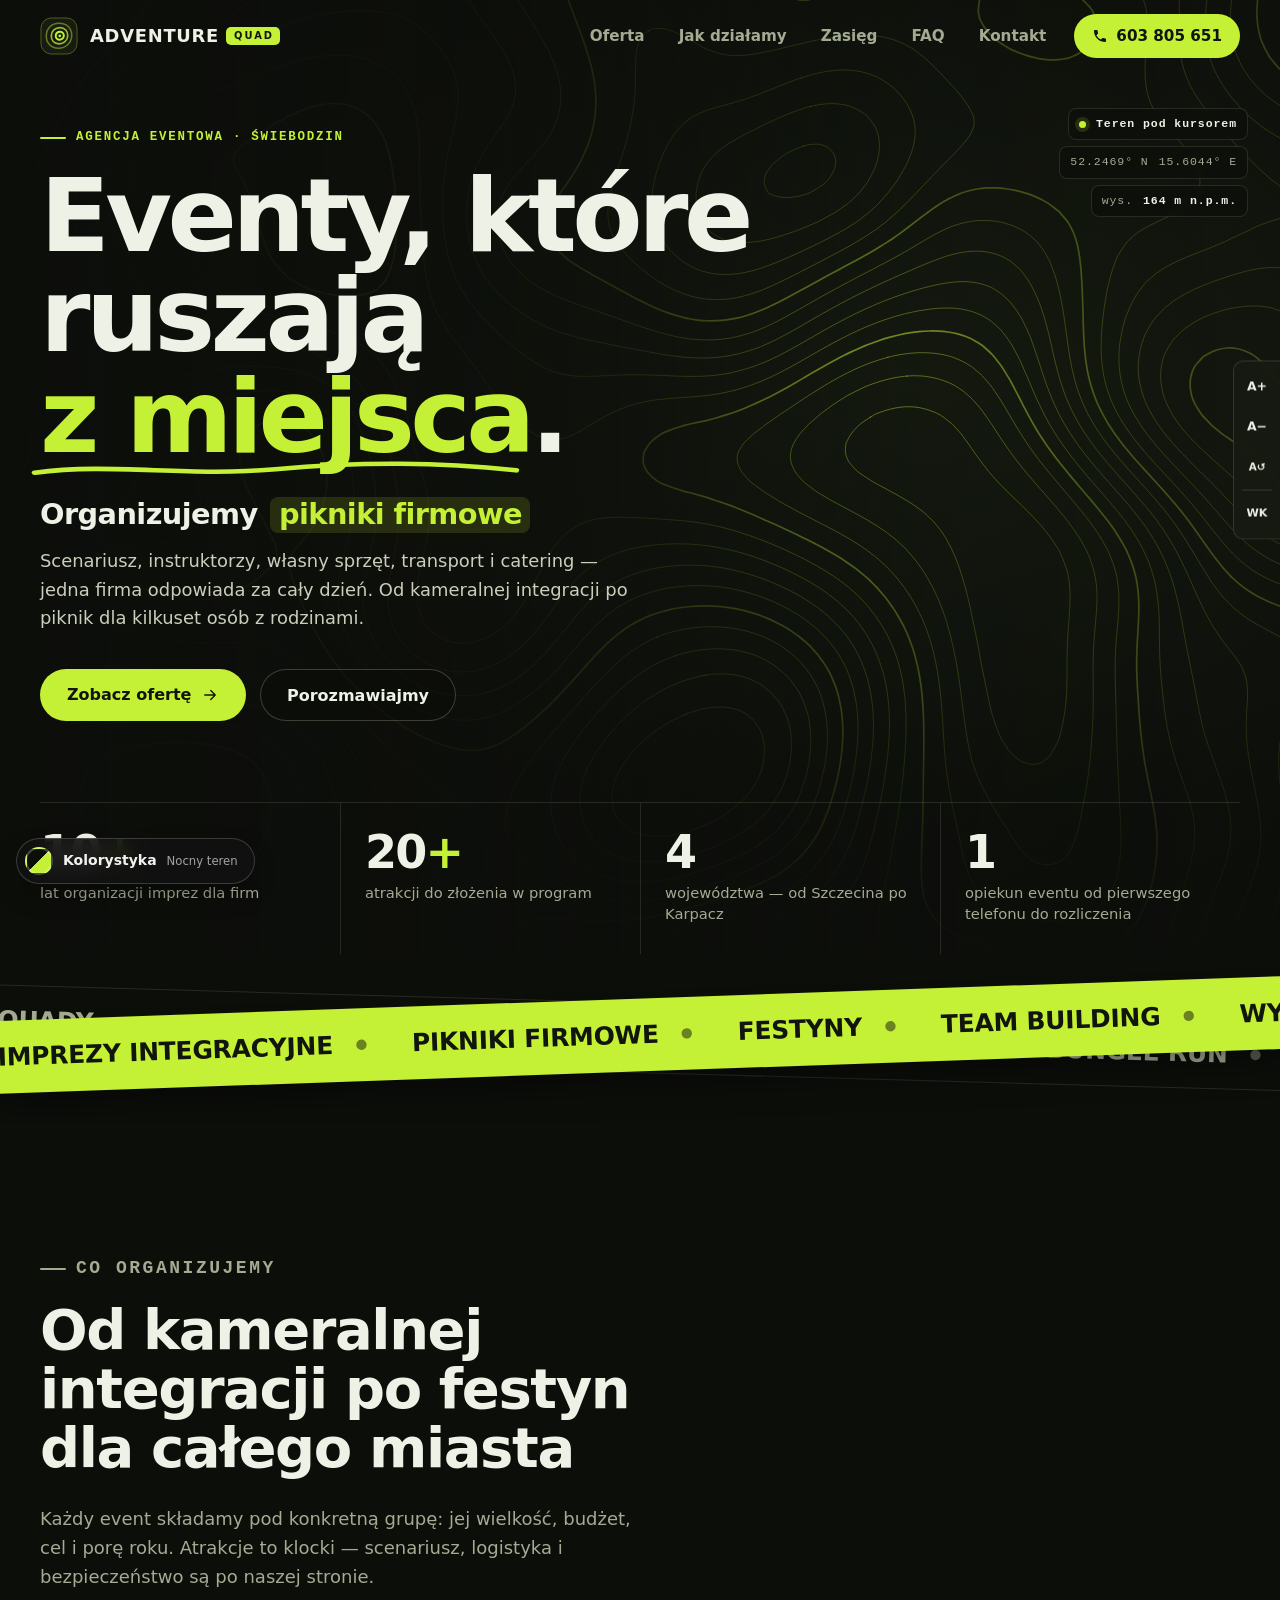
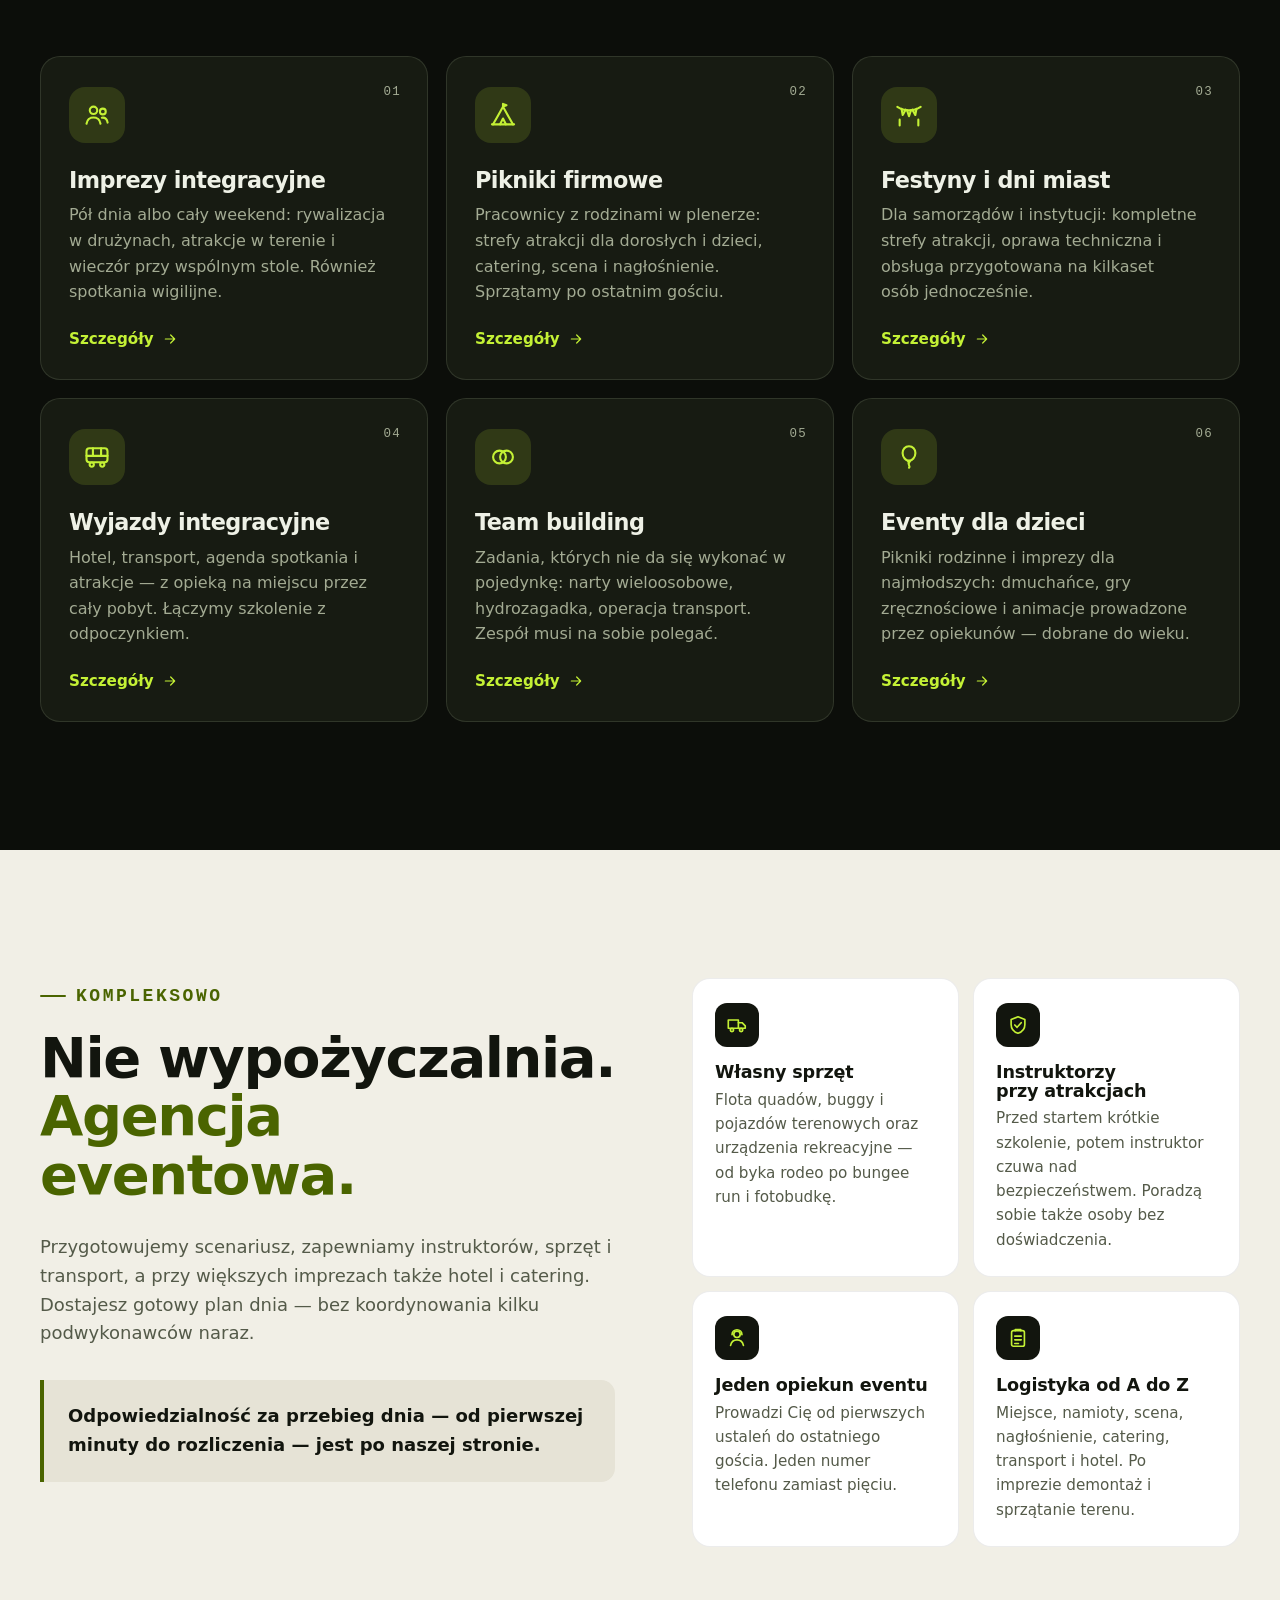
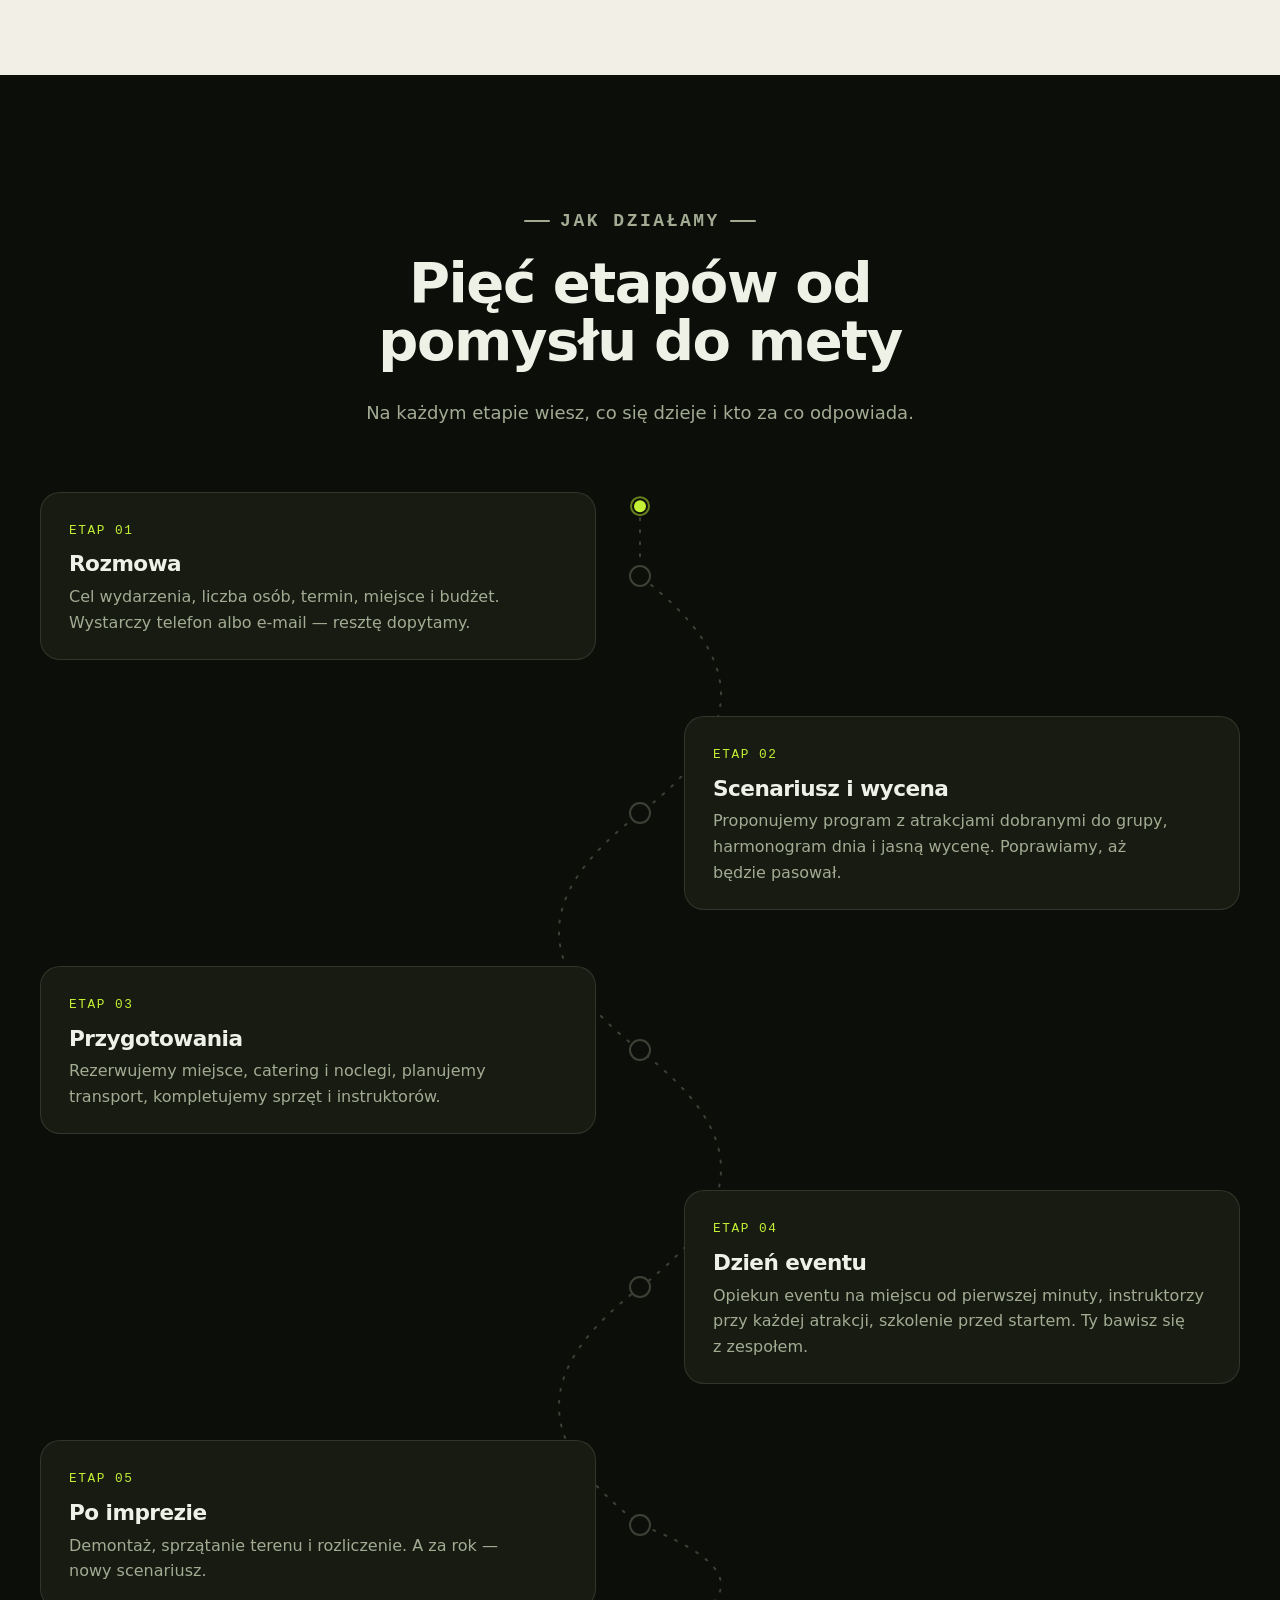
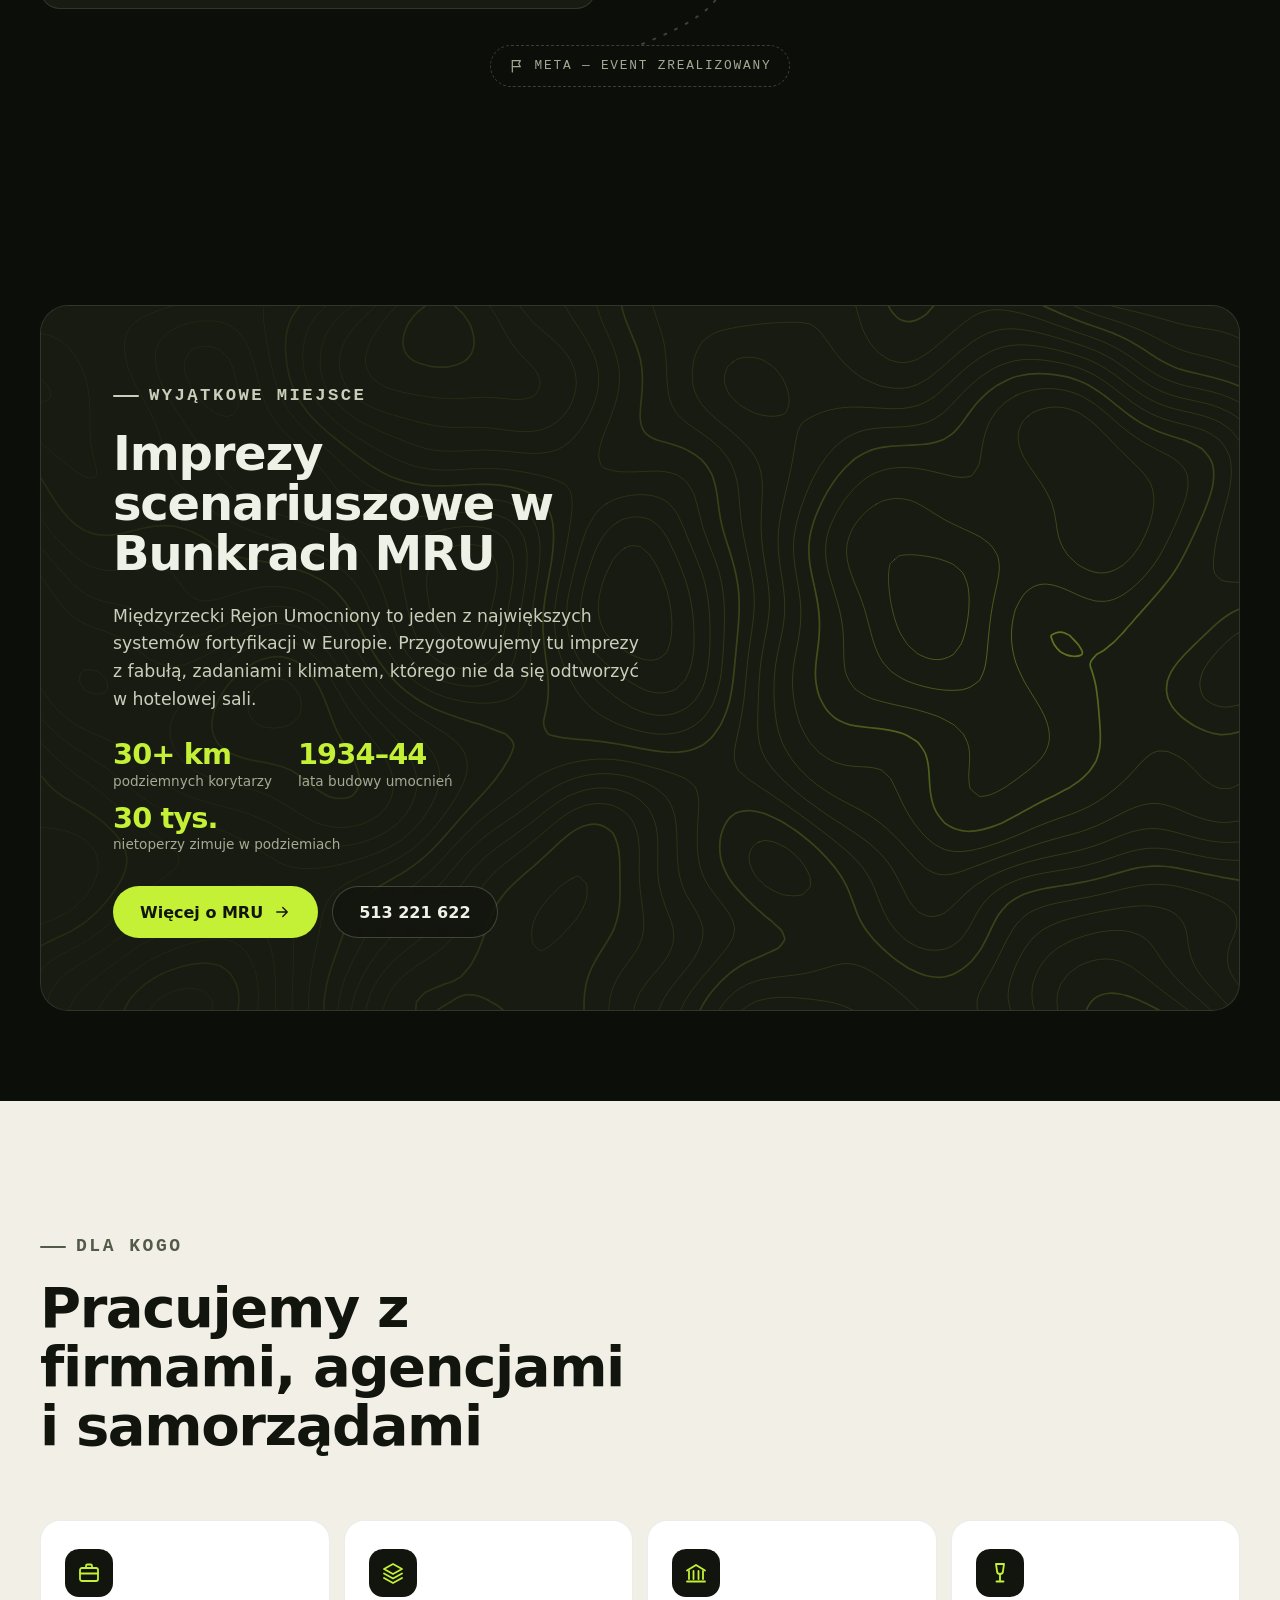
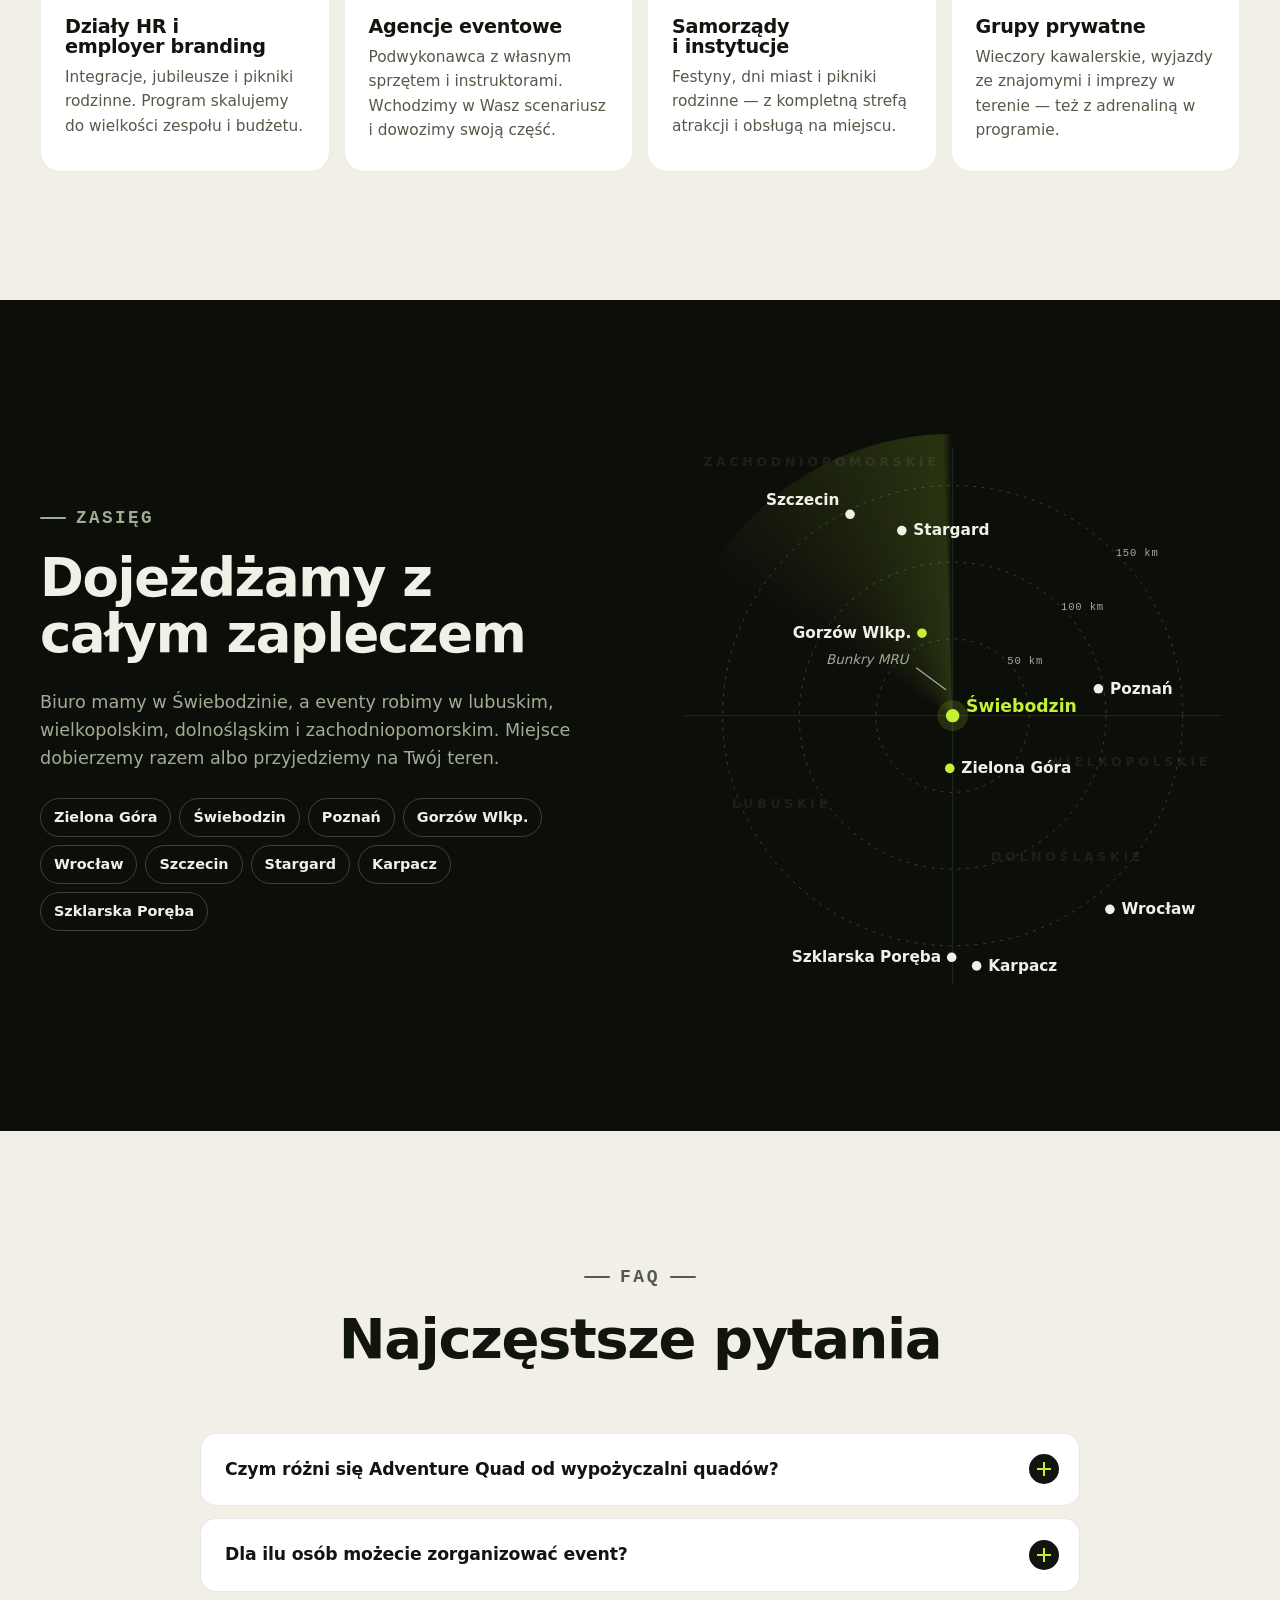
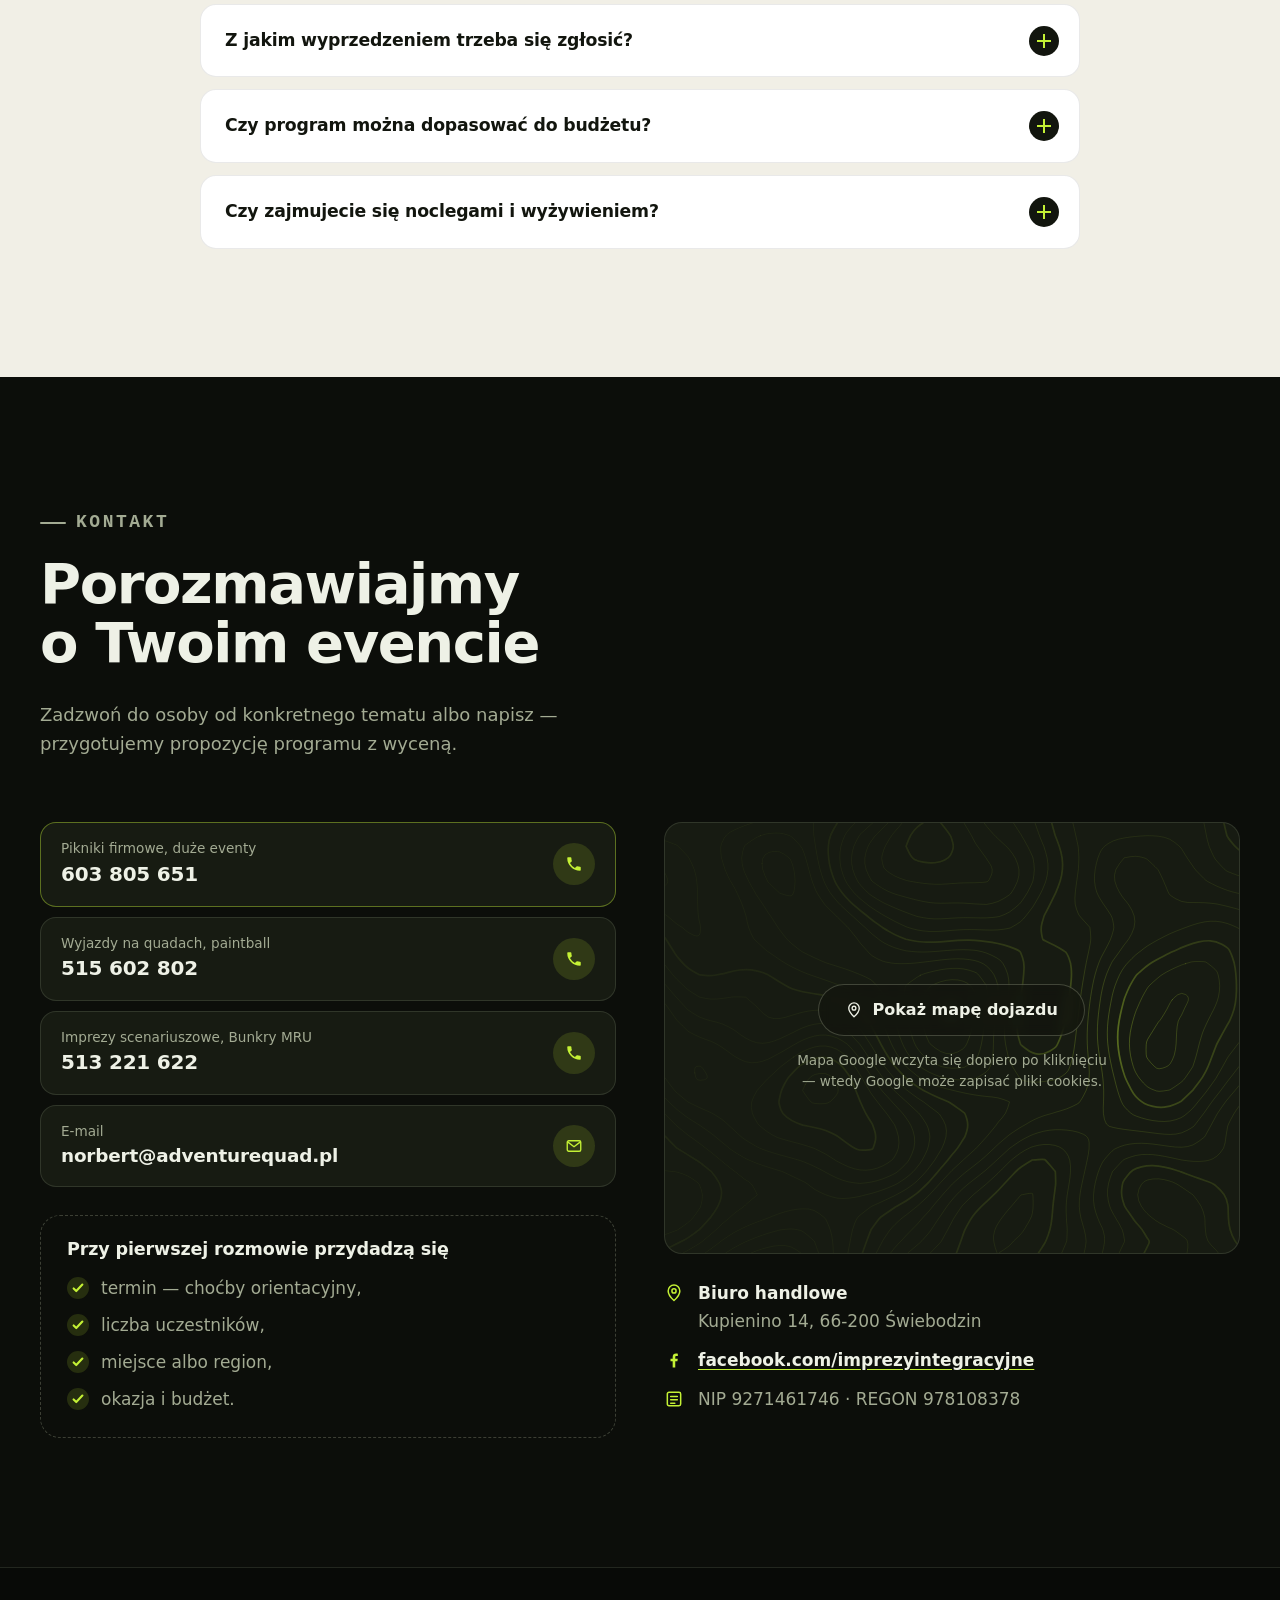
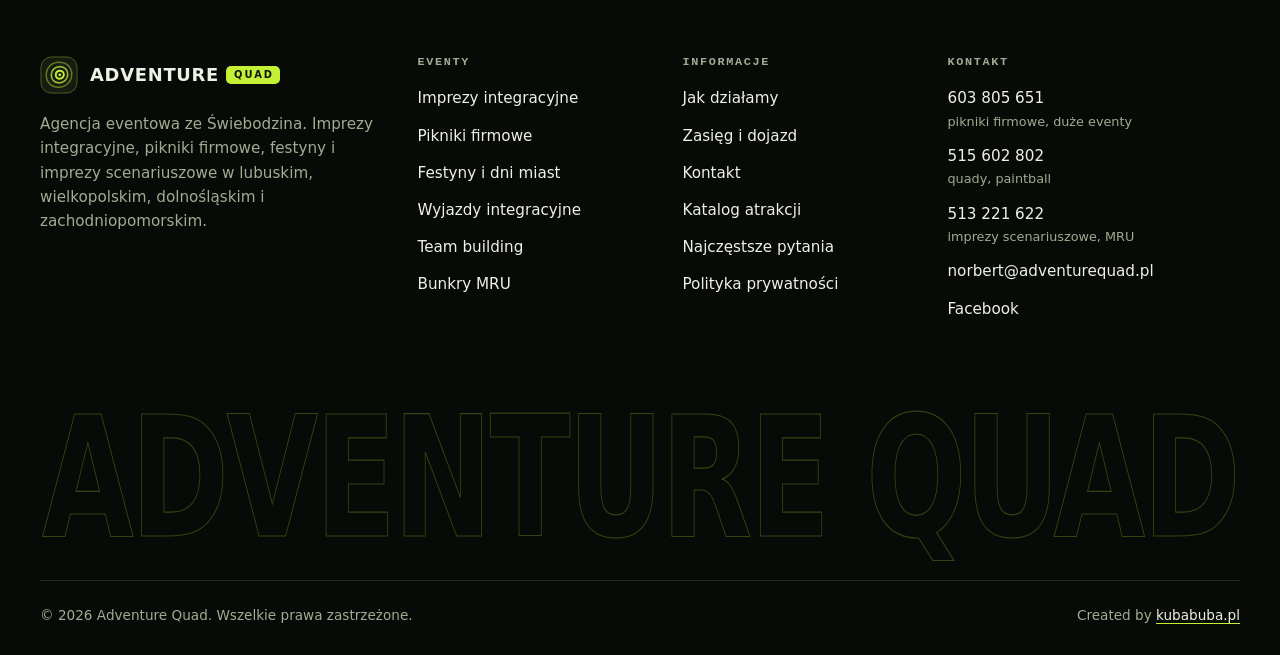
<file: index.html>
<!doctype html>
<html lang="pl" class="no-js">
<head>
<meta charset="UTF-8">
<meta name="viewport" content="width=device-width, initial-scale=1.0">
<title>Adventure Quad — agencja eventowa | imprezy integracyjne, pikniki firmowe, festyny</title>
<meta name="description" content="Organizujemy imprezy integracyjne, pikniki firmowe, festyny i team building w lubuskim, wielkopolskim, dolnośląskim i zachodniopomorskim. Scenariusz, instruktorzy, własny sprzęt, catering i logistyka.">
<meta name="theme-color" content="#0c0e0a">
<meta property="og:type" content="website">
<meta property="og:locale" content="pl_PL">
<meta property="og:site_name" content="Adventure Quad">
<meta property="og:title" content="Adventure Quad — eventy, które ruszają z miejsca">
<meta property="og:description" content="Imprezy integracyjne, pikniki firmowe, festyny i team building. Od scenariusza po sprzątanie terenu — jedna firma, cały event.">
<!-- TODO po ustaleniu domeny: og:url, og:image (1200×630), canonical -->
<link rel="icon" type="image/svg+xml" href="favicon.svg">
<link rel="stylesheet" href="assets/css/style.css">
<script>/* DEMO: wariant kolorystyczny (?motyw=… lub zapamiętany) — usunąć przed PROD */(function(d){d.classList.remove("no-js");try{var m=new URLSearchParams(location.search).get("motyw")||localStorage.getItem("aq-theme");if(m&&m!=="teren")d.setAttribute("data-theme",m);}catch(e){}})(document.documentElement);</script>
<script type="application/ld+json">
{
  "@context": "https://schema.org",
  "@type": "LocalBusiness",
  "name": "Adventure Quad",
  "description": "Agencja eventowa: imprezy integracyjne, pikniki firmowe, festyny, wyjazdy integracyjne, team building i imprezy scenariuszowe w Bunkrach MRU.",
  "telephone": "+48 603 805 651",
  "email": "norbert@adventurequad.pl",
  "address": {
    "@type": "PostalAddress",
    "streetAddress": "Kupienino 14",
    "postalCode": "66-200",
    "addressLocality": "Świebodzin",
    "addressRegion": "lubuskie",
    "addressCountry": "PL"
  },
  "geo": { "@type": "GeoCoordinates", "latitude": 52.247, "longitude": 15.533 },
  "areaServed": [
    { "@type": "State", "name": "województwo lubuskie" },
    { "@type": "State", "name": "województwo wielkopolskie" },
    { "@type": "State", "name": "województwo dolnośląskie" },
    { "@type": "State", "name": "województwo zachodniopomorskie" }
  ],
  "sameAs": ["https://www.facebook.com/imprezyintegracyjne/"],
  "taxID": "9271461746"
}
</script>
<script type="application/ld+json">
{
  "@context": "https://schema.org",
  "@type": "FAQPage",
  "mainEntity": [
    { "@type": "Question", "name": "Czym różni się Adventure Quad od wypożyczalni quadów?", "acceptedAnswer": { "@type": "Answer", "text": "Jesteśmy agencją eventową, nie wypożyczalnią sprzętu. Zajmujemy się całą organizacją wydarzenia — od scenariusza, przez instruktorów i transport, po catering i logistykę na miejscu. Quady czy buggy to jedna z wielu atrakcji, a nie cała oferta." } },
    { "@type": "Question", "name": "Dla ilu osób możecie zorganizować event?", "acceptedAnswer": { "@type": "Answer", "text": "Od kameralnych integracji dla kilkunastu osób po pikniki firmowe dla kilkuset uczestników z rodzinami. Dzięki własnemu sprzętowi skalujemy program bez szukania dodatkowych podwykonawców." } },
    { "@type": "Question", "name": "Z jakim wyprzedzeniem trzeba się zgłosić?", "acceptedAnswer": { "@type": "Answer", "text": "Mniejsze integracje da się przygotować w kilka tygodni. Duże pikniki firmowe warto planować z kilkumiesięcznym wyprzedzeniem — szczególnie na sezon wiosenno-letni." } },
    { "@type": "Question", "name": "Czy program można dopasować do budżetu?", "acceptedAnswer": { "@type": "Answer", "text": "Tak. Program budujemy indywidualnie na podstawie budżetu, liczby uczestników i celu wydarzenia. Może to być jedna główna atrakcja albo kilka aktywności połączonych w scenariusz na cały dzień." } },
    { "@type": "Question", "name": "Czy zajmujecie się noclegami i wyżywieniem?", "acceptedAnswer": { "@type": "Answer", "text": "Tak — przy większych wydarzeniach, zwłaszcza wyjazdach integracyjnych, zapewniamy hotel i catering. Nie trzeba ustalać tego osobno z innym dostawcą." } }
  ]
}
</script>
</head>
<body data-page="home">

<div id="header-placeholder"></div>

<main id="main">

  <!-- ══ HERO ══════════════════════════════════════════════ -->
  <section class="hero" aria-labelledby="hero-title" data-nav-clear>
    <canvas class="hero-canvas" data-topo="hero" aria-hidden="true"></canvas>

    <div class="hero-hud" data-hud aria-hidden="true">
      <span class="hud-row"><span class="hud-dot"></span><strong>Teren pod kursorem</strong></span>
      <span class="hud-row"><span data-hud-lat>52.2470° N</span><span data-hud-lon>15.5330° E</span></span>
      <span class="hud-row">wys. <strong data-hud-alt>118 m n.p.m.</strong></span>
    </div>

    <div class="container">
      <div class="hero-content">
        <p class="eyebrow intro" style="--d:.05s">Agencja eventowa · Świebodzin</p>
        <h1 id="hero-title">
          <span class="line intro" style="--d:.12s">Eventy, które</span>
          <span class="line intro" style="--d:.22s">ruszają <em class="squiggle">z miejsca<svg viewBox="0 0 300 18" preserveAspectRatio="none" aria-hidden="true"><path pathLength="1" d="M3 12 C 50 3, 95 16, 150 9 S 250 3, 297 10"/></svg></em>.</span>
        </h1>
        <p class="hero-kicker intro" style="--d:.34s">
          Organizujemy
          <span class="rotator" aria-hidden="true" data-words="pikniki firmowe|imprezy integracyjne|festyny i dni miast|team building|wyjazdy firmowe|eventy dla dzieci"><span class="rotator-word">pikniki firmowe</span></span>
          <span class="visually-hidden">pikniki firmowe, imprezy integracyjne, festyny i dni miast, team building, wyjazdy firmowe i eventy dla dzieci</span>
        </p>
        <p class="hero-lead intro" style="--d:.42s">Scenariusz, instruktorzy, własny sprzęt, transport i catering — jedna firma odpowiada za cały dzień. Od kameralnej integracji po piknik dla kilkuset osób z rodzinami.</p>
        <div class="hero-actions intro" style="--d:.5s">
          <a href="oferta.html" class="btn btn-primary">Zobacz ofertę
            <svg class="ic arrow" viewBox="0 0 24 24" aria-hidden="true"><path d="M5 12h14M13 6l6 6-6 6"/></svg></a>
          <a href="#kontakt" class="btn btn-ghost">Porozmawiajmy</a>
        </div>
      </div>

      <ul class="hero-stats intro" style="--d:.62s">
        <li><span class="stat-num"><span data-count="10">10</span><span class="unit">+</span></span><span class="stat-label">lat organizacji imprez dla firm</span></li>
        <li><span class="stat-num"><span data-count="20">20</span><span class="unit">+</span></span><span class="stat-label">atrakcji do złożenia w program</span></li>
        <li><span class="stat-num"><span data-count="4">4</span></span><span class="stat-label">województwa — od Szczecina po Karpacz</span></li>
        <li><span class="stat-num">1</span><span class="stat-label">opiekun eventu od pierwszego telefonu do rozliczenia</span></li>
      </ul>
    </div>
  </section>

  <!-- ══ TAŚMY ═════════════════════════════════════════════ -->
  <div class="tapes" aria-hidden="true">
    <div class="tape tape-2">
      <div class="tape-track">
        <span class="tape-item">Quady</span><span class="tape-item">Buggy</span><span class="tape-item">Paintball</span><span class="tape-item">Byk rodeo</span><span class="tape-item">Żyroskop</span><span class="tape-item">Bungee run</span><span class="tape-item">Mega piłkarzyki</span><span class="tape-item">Strzelnica</span><span class="tape-item">Ścianka wspinaczkowa</span><span class="tape-item">Fotobudka</span><span class="tape-item">Catering</span><span class="tape-item">Scena i nagłośnienie</span>
      </div>
    </div>
    <div class="tape tape-1">
      <div class="tape-track">
        <span class="tape-item">Imprezy integracyjne</span><span class="tape-item">Pikniki firmowe</span><span class="tape-item">Festyny</span><span class="tape-item">Team building</span><span class="tape-item">Wyjazdy integracyjne</span><span class="tape-item">Eventy dla dzieci</span><span class="tape-item">Bunkry MRU</span><span class="tape-item">Wieczory kawalerskie</span>
      </div>
    </div>
  </div>

  <!-- ══ CO ORGANIZUJEMY ═══════════════════════════════════ -->
  <section class="section" id="eventy" aria-labelledby="eventy-title" data-nav-clear>
    <div class="container">
      <div class="section-head reveal">
        <p class="eyebrow">Co organizujemy</p>
        <h2 id="eventy-title">Od kameralnej integracji po festyn dla całego miasta</h2>
        <p>Każdy event składamy pod konkretną grupę: jej wielkość, budżet, cel i porę roku. Atrakcje to klocki — scenariusz, logistyka i bezpieczeństwo są po naszej stronie.</p>
      </div>

      <div class="cards-grid">
        <article class="card spotlight reveal">
          <span class="card-num">01</span>
          <div class="card-icon"><svg class="ic" viewBox="0 0 24 24" aria-hidden="true"><circle cx="9" cy="8" r="3.2"/><path d="M3 19.5c.6-3.4 3-5.3 6-5.3s5.4 1.9 6 5.3"/><circle cx="17" cy="9" r="2.5"/><path d="M16.2 14.3c2.6-.3 4.4 1.3 4.9 4.2"/></svg></div>
          <h3>Imprezy integracyjne</h3>
          <p>Pół dnia albo cały weekend: rywalizacja w drużynach, atrakcje w terenie i wieczór przy wspólnym stole. Również spotkania wigilijne.</p>
          <a class="link-arrow card-link" href="oferta.html#integracje">Szczegóły <span class="visually-hidden">— imprezy integracyjne</span><svg class="ic" viewBox="0 0 24 24" aria-hidden="true"><path d="M5 12h14M13 6l6 6-6 6"/></svg></a>
        </article>
        <article class="card spotlight reveal" style="--d:.06s">
          <span class="card-num">02</span>
          <div class="card-icon"><svg class="ic" viewBox="0 0 24 24" aria-hidden="true"><path d="M3.5 20 12 5l8.5 15"/><path d="M2.5 20h19"/><path d="M9.5 20 12 15l2.5 5"/><path d="M12 5V2.5l3 1.1-3 1.1"/></svg></div>
          <h3>Pikniki firmowe</h3>
          <p>Pracownicy z rodzinami w plenerze: strefy atrakcji dla dorosłych i dzieci, catering, scena i nagłośnienie. Sprzątamy po ostatnim gościu.</p>
          <a class="link-arrow card-link" href="oferta.html#pikniki-firmowe">Szczegóły <span class="visually-hidden">— pikniki firmowe</span><svg class="ic" viewBox="0 0 24 24" aria-hidden="true"><path d="M5 12h14M13 6l6 6-6 6"/></svg></a>
        </article>
        <article class="card spotlight reveal" style="--d:.12s">
          <span class="card-num">03</span>
          <div class="card-icon"><svg class="ic" viewBox="0 0 24 24" aria-hidden="true"><path d="M2 5c6 4 14 4 20 0"/><path d="M5.6 6.7 6.6 12l2.5-4.6"/><path d="M10.3 7.9 12 13l1.7-5.1"/><path d="M14.9 7.4 17.4 12l1-5.3"/><path d="M4 21v-5M20 21v-5"/></svg></div>
          <h3>Festyny i dni miast</h3>
          <p>Dla samorządów i instytucji: kompletne strefy atrakcji, oprawa techniczna i obsługa przygotowana na kilkaset osób jednocześnie.</p>
          <a class="link-arrow card-link" href="oferta.html#festyny">Szczegóły <span class="visually-hidden">— festyny i dni miast</span><svg class="ic" viewBox="0 0 24 24" aria-hidden="true"><path d="M5 12h14M13 6l6 6-6 6"/></svg></a>
        </article>
        <article class="card spotlight reveal">
          <span class="card-num">04</span>
          <div class="card-icon"><svg class="ic" viewBox="0 0 24 24" aria-hidden="true"><rect x="3" y="4.5" width="18" height="12" rx="2.5"/><path d="M3 11h18M8.5 4.5V11M15.5 4.5V11"/><circle cx="7.5" cy="18.5" r="1.8"/><circle cx="16.5" cy="18.5" r="1.8"/></svg></div>
          <h3>Wyjazdy integracyjne</h3>
          <p>Hotel, transport, agenda spotkania i atrakcje — z opieką na miejscu przez cały pobyt. Łączymy szkolenie z odpoczynkiem.</p>
          <a class="link-arrow card-link" href="oferta.html#wyjazdy">Szczegóły <span class="visually-hidden">— wyjazdy integracyjne</span><svg class="ic" viewBox="0 0 24 24" aria-hidden="true"><path d="M5 12h14M13 6l6 6-6 6"/></svg></a>
        </article>
        <article class="card spotlight reveal" style="--d:.06s">
          <span class="card-num">05</span>
          <div class="card-icon"><svg class="ic" viewBox="0 0 24 24" aria-hidden="true"><circle cx="9" cy="12" r="5.5"/><circle cx="15" cy="12" r="5.5"/></svg></div>
          <h3>Team building</h3>
          <p>Zadania, których nie da się wykonać w pojedynkę: narty wieloosobowe, hydrozagadka, operacja transport. Zespół musi na sobie polegać.</p>
          <a class="link-arrow card-link" href="oferta.html#team-building">Szczegóły <span class="visually-hidden">— team building</span><svg class="ic" viewBox="0 0 24 24" aria-hidden="true"><path d="M5 12h14M13 6l6 6-6 6"/></svg></a>
        </article>
        <article class="card spotlight reveal" style="--d:.12s">
          <span class="card-num">06</span>
          <div class="card-icon"><svg class="ic" viewBox="0 0 24 24" aria-hidden="true"><path d="M12 2.8c3.3 0 5.5 2.6 5.5 5.8 0 3.6-2.8 6.7-5.5 6.7S6.5 12.2 6.5 8.6c0-3.2 2.2-5.8 5.5-5.8z"/><path d="M11 15.3h2l-1 1.5z"/><path d="M12 16.8c-1.6 1.4 1.6 2.6 0 4.4"/></svg></div>
          <h3>Eventy dla dzieci</h3>
          <p>Pikniki rodzinne i imprezy dla najmłodszych: dmuchańce, gry zręcznościowe i animacje prowadzone przez opiekunów — dobrane do wieku.</p>
          <a class="link-arrow card-link" href="oferta.html#dla-dzieci">Szczegóły <span class="visually-hidden">— eventy dla dzieci</span><svg class="ic" viewBox="0 0 24 24" aria-hidden="true"><path d="M5 12h14M13 6l6 6-6 6"/></svg></a>
        </article>
      </div>
    </div>
  </section>

  <!-- ══ AGENCJA, NIE WYPOŻYCZALNIA ════════════════════════ -->
  <section class="section on-sand" aria-labelledby="agencja-title" data-nav-clear>
    <div class="container split">
      <div class="split-lead reveal">
        <p class="eyebrow">Kompleksowo</p>
        <h2 id="agencja-title">Nie wypożyczalnia. <span class="hl">Agencja eventowa.</span></h2>
        <p>Przygotowujemy scenariusz, zapewniamy instruktorów, sprzęt i transport, a przy większych imprezach także hotel i catering. Dostajesz gotowy plan dnia — bez koordynowania kilku podwykonawców naraz.</p>
        <p class="big-quote">Odpowiedzialność za przebieg dnia — od pierwszej minuty do rozliczenia — jest po naszej stronie.</p>
      </div>
      <ul class="features">
        <li class="feature reveal">
          <div class="feature-icon"><svg class="ic" viewBox="0 0 24 24" aria-hidden="true"><path d="M2.5 6.5h11v9h-11z"/><path d="M13.5 9.5h4l3.5 3.5v2.5h-7.5"/><circle cx="6.5" cy="17.5" r="1.8"/><circle cx="16.5" cy="17.5" r="1.8"/></svg></div>
          <h3>Własny sprzęt</h3>
          <p>Flota quadów, buggy i pojazdów terenowych oraz urządzenia rekreacyjne — od byka rodeo po bungee run i fotobudkę.</p>
        </li>
        <li class="feature reveal" style="--d:.06s">
          <div class="feature-icon"><svg class="ic" viewBox="0 0 24 24" aria-hidden="true"><path d="M12 3 4.5 6v5.5c0 4.6 3.2 8.2 7.5 9.5 4.3-1.3 7.5-4.9 7.5-9.5V6L12 3z"/><path d="m8.5 12 2.5 2.5 4.5-5"/></svg></div>
          <h3>Instruktorzy przy atrakcjach</h3>
          <p>Przed startem krótkie szkolenie, potem instruktor czuwa nad bezpieczeństwem. Poradzą sobie także osoby bez doświadczenia.</p>
        </li>
        <li class="feature reveal" style="--d:.12s">
          <div class="feature-icon"><svg class="ic" viewBox="0 0 24 24" aria-hidden="true"><circle cx="12" cy="8" r="3.5"/><path d="M5 20c.8-3.8 3.6-6 7-6s6.2 2.2 7 6"/><path d="M6.6 8.4A5.4 5.4 0 0 1 17.4 8.4"/></svg></div>
          <h3>Jeden opiekun eventu</h3>
          <p>Prowadzi Cię od pierwszych ustaleń do ostatniego gościa. Jeden numer telefonu zamiast pięciu.</p>
        </li>
        <li class="feature reveal" style="--d:.18s">
          <div class="feature-icon"><svg class="ic" viewBox="0 0 24 24" aria-hidden="true"><rect x="5" y="4" width="14" height="17" rx="2"/><path d="M9 4V2.8h6V4"/><path d="M8.5 10h7M8.5 14h7M8.5 18h4"/></svg></div>
          <h3>Logistyka od A do Z</h3>
          <p>Miejsce, namioty, scena, nagłośnienie, catering, transport i hotel. Po imprezie demontaż i sprzątanie terenu.</p>
        </li>
      </ul>
    </div>
  </section>

  <!-- ══ JAK DZIAŁAMY (trasa) ══════════════════════════════ -->
  <section class="section" id="jak-dzialamy" aria-labelledby="proces-title">
    <div class="container">
      <div class="section-head center reveal">
        <p class="eyebrow">Jak działamy</p>
        <h2 id="proces-title">Pięć etapów od pomysłu do mety</h2>
        <p>Na każdym etapie wiesz, co się dzieje i kto za co odpowiada.</p>
      </div>

      <div class="route" data-route>
        <svg class="route-svg" aria-hidden="true">
          <path class="route-base"/>
          <path class="route-progress"/>
          <circle class="route-rider-ring" r="9"/>
          <circle class="route-rider" r="6"/>
        </svg>
        <ol class="route-steps">
          <li class="route-step"><span class="route-dot"></span>
            <div class="route-card"><span class="route-num">ETAP 01</span><h3>Rozmowa</h3>
              <p>Cel wydarzenia, liczba osób, termin, miejsce i budżet. Wystarczy telefon albo e-mail — resztę dopytamy.</p></div></li>
          <li class="route-step"><span class="route-dot"></span>
            <div class="route-card"><span class="route-num">ETAP 02</span><h3>Scenariusz i wycena</h3>
              <p>Proponujemy program z atrakcjami dobranymi do grupy, harmonogram dnia i jasną wycenę. Poprawiamy, aż będzie pasował.</p></div></li>
          <li class="route-step"><span class="route-dot"></span>
            <div class="route-card"><span class="route-num">ETAP 03</span><h3>Przygotowania</h3>
              <p>Rezerwujemy miejsce, catering i noclegi, planujemy transport, kompletujemy sprzęt i instruktorów.</p></div></li>
          <li class="route-step"><span class="route-dot"></span>
            <div class="route-card"><span class="route-num">ETAP 04</span><h3>Dzień eventu</h3>
              <p>Opiekun eventu na miejscu od pierwszej minuty, instruktorzy przy każdej atrakcji, szkolenie przed startem. Ty bawisz się z zespołem.</p></div></li>
          <li class="route-step"><span class="route-dot"></span>
            <div class="route-card"><span class="route-num">ETAP 05</span><h3>Po imprezie</h3>
              <p>Demontaż, sprzątanie terenu i rozliczenie. A za rok — nowy scenariusz.</p></div></li>
        </ol>
        <div class="route-finish">
          <span class="route-flag"><svg class="ic" viewBox="0 0 24 24" aria-hidden="true"><path d="M5 21V4"/><path d="M5 4h12l-2.5 4.5L17 13H5"/></svg>Meta — event zrealizowany</span>
        </div>
      </div>
    </div>
  </section>

  <!-- ══ BUNKRY MRU ════════════════════════════════════════ -->
  <section class="section-tight" aria-labelledby="mru-title" data-nav-clear>
    <div class="container">
      <div class="feature-band reveal">
        <canvas data-topo="static" aria-hidden="true"></canvas>
        <div class="feature-band-inner">
          <p class="eyebrow">Wyjątkowe miejsce</p>
          <h2 id="mru-title">Imprezy scenariuszowe w Bunkrach MRU</h2>
          <p>Międzyrzecki Rejon Umocniony to jeden z największych systemów fortyfikacji w Europie. Przygotowujemy tu imprezy z fabułą, zadaniami i klimatem, którego nie da się odtworzyć w hotelowej sali.</p>
          <ul class="facts">
            <li><strong>30+ km</strong><span>podziemnych korytarzy</span></li>
            <li><strong>1934–44</strong><span>lata budowy umocnień</span></li>
            <li><strong>30 tys.</strong><span>nietoperzy zimuje w podziemiach</span></li>
          </ul>
          <div class="hero-actions">
            <a href="oferta.html#bunkry-mru" class="btn btn-primary">Więcej o MRU
              <svg class="ic arrow" viewBox="0 0 24 24" aria-hidden="true"><path d="M5 12h14M13 6l6 6-6 6"/></svg></a>
            <a href="tel:+48513221622" class="btn btn-ghost">513 221 622</a>
          </div>
        </div>
      </div>
    </div>
  </section>

  <!-- ══ DLA KOGO ══════════════════════════════════════════ -->
  <section class="section on-sand" aria-labelledby="dlakogo-title" data-nav-clear>
    <div class="container">
      <div class="section-head reveal">
        <p class="eyebrow">Dla kogo</p>
        <h2 id="dlakogo-title">Pracujemy z firmami, agencjami i samorządami</h2>
      </div>
      <ul class="audience">
        <li class="aud-card reveal">
          <div class="aud-icon"><svg class="ic" viewBox="0 0 24 24" aria-hidden="true"><rect x="3" y="7" width="18" height="13" rx="2"/><path d="M9 7V5a1.5 1.5 0 0 1 1.5-1.5h3A1.5 1.5 0 0 1 15 5v2"/><path d="M3 12.5h18"/></svg></div>
          <h3>Działy HR i employer branding</h3>
          <p>Integracje, jubileusze i pikniki rodzinne. Program skalujemy do wielkości zespołu i budżetu.</p>
        </li>
        <li class="aud-card reveal" style="--d:.06s">
          <div class="aud-icon"><svg class="ic" viewBox="0 0 24 24" aria-hidden="true"><path d="m12 3 9 5-9 5-9-5 9-5z"/><path d="m3 12.5 9 5 9-5"/><path d="m3 17 9 5 9-5"/></svg></div>
          <h3>Agencje eventowe</h3>
          <p>Podwykonawca z własnym sprzętem i instruktorami. Wchodzimy w Wasz scenariusz i dowozimy swoją część.</p>
        </li>
        <li class="aud-card reveal" style="--d:.12s">
          <div class="aud-icon"><svg class="ic" viewBox="0 0 24 24" aria-hidden="true"><path d="M3 9.5 12 4l9 5.5"/><path d="M5 10v8M9.5 10v8M14.5 10v8M19 10v8"/><path d="M3 20.5h18"/></svg></div>
          <h3>Samorządy i instytucje</h3>
          <p>Festyny, dni miast i pikniki rodzinne — z kompletną strefą atrakcji i obsługą na miejscu.</p>
        </li>
        <li class="aud-card reveal" style="--d:.18s">
          <div class="aud-icon"><svg class="ic" viewBox="0 0 24 24" aria-hidden="true"><path d="M8 3h8l-1 7a3 3 0 0 1-6 0L8 3z"/><path d="M12 13v7M8.5 20.5h7"/></svg></div>
          <h3>Grupy prywatne</h3>
          <p>Wieczory kawalerskie, wyjazdy ze znajomymi i imprezy w terenie — też z adrenaliną w programie.</p>
        </li>
      </ul>
    </div>
  </section>

  <!-- ══ ZASIĘG ════════════════════════════════════════════ -->
  <section class="section" id="zasieg" aria-labelledby="zasieg-title">
    <div class="container reach">
      <div class="reach-text reveal">
        <p class="eyebrow">Zasięg</p>
        <h2 id="zasieg-title">Dojeżdżamy z całym zapleczem</h2>
        <p>Biuro mamy w Świebodzinie, a eventy robimy w lubuskim, wielkopolskim, dolnośląskim i zachodniopomorskim. Miejsce dobierzemy razem albo przyjedziemy na Twój teren.</p>
        <ul class="city-list">
          <li>Zielona Góra</li><li>Świebodzin</li><li>Poznań</li><li>Gorzów Wlkp.</li><li>Wrocław</li><li>Szczecin</li><li>Stargard</li><li>Karpacz</li><li>Szklarska Poręba</li>
        </ul>
      </div>

      <div class="radar reveal" role="img" aria-label="Schematyczna mapa: Świebodzin w centrum, w promieniu do około 170 km Zielona Góra, Gorzów Wielkopolski, Poznań, Szczecin, Stargard, Wrocław, Karpacz i Szklarska Poręba.">
        <div class="radar-sweep"></div>
        <!-- Pozycje miast: rzut z szerokości/długości geograficznej, 1 km = 1,6 px, środek = Świebodzin -->
        <svg viewBox="0 0 600 600" aria-hidden="true">
          <line class="axis" x1="300" y1="20" x2="300" y2="580"/>
          <line class="axis" x1="20" y1="300" x2="580" y2="300"/>
          <circle class="ring" cx="300" cy="300" r="80"/>
          <circle class="ring" cx="300" cy="300" r="160"/>
          <circle class="ring" cx="300" cy="300" r="240"/>
          <text class="ring-label" x="357" y="246">50 km</text>
          <text class="ring-label" x="413" y="190">100 km</text>
          <text class="ring-label" x="470" y="134">150 km</text>

          <text class="region" x="40" y="40">ZACHODNIOPOMORSKIE</text>
          <text class="region" x="400" y="352">WIELKOPOLSKIE</text>
          <text class="region" x="340" y="452">DOLNOŚLĄSKIE</text>
          <text class="region" x="70" y="396">LUBUSKIE</text>

          <g class="mru"><path d="M293 273 L262 250"/><text x="168" y="246">Bunkry MRU</text></g>

          <g class="city" data-d="1"><circle cx="297" cy="355" r="5"/><circle class="ping" cx="297" cy="355" r="4"/><text x="309" y="360">Zielona Góra</text></g>
          <g class="city" data-d="2"><circle cx="268" cy="214" r="5"/><circle class="ping" cx="268" cy="214" r="4"/><text x="257" y="219" text-anchor="end">Gorzów Wlkp.</text></g>
          <g class="city" data-d="3"><circle cx="452" cy="272" r="5"/><circle class="ping" cx="452" cy="272" r="4"/><text x="464" y="277">Poznań</text></g>
          <g class="city" data-d="4"><circle cx="247" cy="107" r="5"/><circle class="ping" cx="247" cy="107" r="4"/><text x="259" y="112">Stargard</text></g>
          <g class="city" data-d="5"><circle cx="193" cy="90" r="5"/><circle class="ping" cx="193" cy="90" r="4"/><text x="182" y="80" text-anchor="end">Szczecin</text></g>
          <g class="city" data-d="6"><circle cx="464" cy="502" r="5"/><circle class="ping" cx="464" cy="502" r="4"/><text x="476" y="507">Wrocław</text></g>
          <g class="city" data-d="7"><circle cx="299" cy="552" r="5"/><circle class="ping" cx="299" cy="552" r="4"/><text x="288" y="557" text-anchor="end">Szklarska Poręba</text></g>
          <g class="city" data-d="8"><circle cx="325" cy="561" r="5"/><circle class="ping" cx="325" cy="561" r="4"/><text x="337" y="566">Karpacz</text></g>

          <g class="home"><circle class="halo" cx="300" cy="300" r="16"/><circle cx="300" cy="300" r="7"/><text x="314" y="296">Świebodzin</text></g>
        </svg>
      </div>
    </div>
  </section>

  <!-- ══ FAQ ═══════════════════════════════════════════════ -->
  <section class="section on-sand" id="faq" aria-labelledby="faq-title">
    <div class="container">
      <div class="section-head center reveal">
        <p class="eyebrow">FAQ</p>
        <h2 id="faq-title">Najczęstsze pytania</h2>
      </div>
      <div class="faq reveal">
        <details>
          <summary>Czym różni się Adventure Quad od wypożyczalni quadów?</summary>
          <div class="faq-body"><p>Jesteśmy agencją eventową, nie wypożyczalnią sprzętu. Zajmujemy się całą organizacją wydarzenia — od scenariusza, przez instruktorów i transport, po catering i logistykę na miejscu. Quady czy buggy to jedna z wielu atrakcji, a nie cała oferta.</p></div>
        </details>
        <details>
          <summary>Dla ilu osób możecie zorganizować event?</summary>
          <div class="faq-body"><p>Od kameralnych integracji dla kilkunastu osób po pikniki firmowe dla kilkuset uczestników z rodzinami. Dzięki własnemu sprzętowi skalujemy program bez szukania dodatkowych podwykonawców.</p></div>
        </details>
        <details>
          <summary>Z jakim wyprzedzeniem trzeba się zgłosić?</summary>
          <div class="faq-body"><p>Mniejsze integracje da się przygotować w kilka tygodni. Duże pikniki firmowe warto planować z kilkumiesięcznym wyprzedzeniem — szczególnie na sezon wiosenno-letni, gdy terminy schodzą najszybciej.</p></div>
        </details>
        <details>
          <summary>Czy program można dopasować do budżetu?</summary>
          <div class="faq-body"><p>Tak. Program budujemy indywidualnie na podstawie budżetu, liczby uczestników i celu wydarzenia. Może to być jedna główna atrakcja, np. paintball, albo kilka aktywności połączonych w scenariusz na cały dzień.</p></div>
        </details>
        <details>
          <summary>Czy zajmujecie się noclegami i wyżywieniem?</summary>
          <div class="faq-body"><p>Tak — przy większych wydarzeniach, zwłaszcza wyjazdach integracyjnych, zapewniamy hotel i catering. Nie trzeba ustalać tego osobno z innym dostawcą.</p></div>
        </details>
      </div>
    </div>
  </section>

  <!-- ══ KONTAKT ═══════════════════════════════════════════ -->
  <section class="section" id="kontakt" aria-labelledby="kontakt-title">
    <div class="container">
      <div class="section-head reveal">
        <p class="eyebrow">Kontakt</p>
        <h2 id="kontakt-title">Porozmawiajmy o Twoim evencie</h2>
        <p>Zadzwoń do osoby od konkretnego tematu albo napisz — przygotujemy propozycję programu z wyceną.</p>
      </div>

      <div class="contact">
        <div class="contact-main reveal">
          <ul class="phones">
            <li><a class="phone-card main" href="tel:+48603805651"><span><span class="topic">Pikniki firmowe, duże eventy</span><span class="num">603 805 651</span></span><span class="call"><svg viewBox="0 0 24 24" aria-hidden="true"><path fill="currentColor" d="M6.6 10.8a15.1 15.1 0 0 0 6.6 6.6l2.2-2.2c.3-.3.7-.4 1-.2 1.1.4 2.3.6 3.6.6.6 0 1 .4 1 1V20c0 .6-.4 1-1 1A17 17 0 0 1 3 4c0-.6.4-1 1-1h3.5c.6 0 1 .4 1 1 0 1.3.2 2.5.6 3.6.1.3 0 .7-.2 1l-2.3 2.2z"/></svg></span></a></li>
            <li><a class="phone-card" href="tel:+48515602802"><span><span class="topic">Wyjazdy na quadach, paintball</span><span class="num">515 602 802</span></span><span class="call"><svg viewBox="0 0 24 24" aria-hidden="true"><path fill="currentColor" d="M6.6 10.8a15.1 15.1 0 0 0 6.6 6.6l2.2-2.2c.3-.3.7-.4 1-.2 1.1.4 2.3.6 3.6.6.6 0 1 .4 1 1V20c0 .6-.4 1-1 1A17 17 0 0 1 3 4c0-.6.4-1 1-1h3.5c.6 0 1 .4 1 1 0 1.3.2 2.5.6 3.6.1.3 0 .7-.2 1l-2.3 2.2z"/></svg></span></a></li>
            <li><a class="phone-card" href="tel:+48513221622"><span><span class="topic">Imprezy scenariuszowe, Bunkry MRU</span><span class="num">513 221 622</span></span><span class="call"><svg viewBox="0 0 24 24" aria-hidden="true"><path fill="currentColor" d="M6.6 10.8a15.1 15.1 0 0 0 6.6 6.6l2.2-2.2c.3-.3.7-.4 1-.2 1.1.4 2.3.6 3.6.6.6 0 1 .4 1 1V20c0 .6-.4 1-1 1A17 17 0 0 1 3 4c0-.6.4-1 1-1h3.5c.6 0 1 .4 1 1 0 1.3.2 2.5.6 3.6.1.3 0 .7-.2 1l-2.3 2.2z"/></svg></span></a></li>
            <li><a class="phone-card" href="mailto:norbert@adventurequad.pl"><span><span class="topic">E-mail</span><span class="num mail">norbert@adventurequad.pl</span></span><span class="call"><svg class="ic" viewBox="0 0 24 24" aria-hidden="true"><rect x="3" y="5" width="18" height="14" rx="2"/><path d="m3.5 6.5 8.5 6.5 8.5-6.5"/></svg></span></a></li>
          </ul>

          <div class="prep">
            <h3>Przy pierwszej rozmowie przydadzą się</h3>
            <ul class="checklist">
              <li>termin — choćby orientacyjny,</li>
              <li>liczba uczestników,</li>
              <li>miejsce albo region,</li>
              <li>okazja i budżet.</li>
            </ul>
          </div>
        </div>

        <div class="contact-side reveal" style="--d:.08s">
          <div class="map-box" id="mapBox">
            <div class="map-consent">
              <canvas data-topo="static" aria-hidden="true"></canvas>
              <button type="button" class="btn btn-ghost" id="mapLoad">
                <svg class="ic" viewBox="0 0 24 24" aria-hidden="true"><path d="M12 21s-7-6.2-7-11.5a7 7 0 0 1 14 0C19 14.8 12 21 12 21z"/><circle cx="12" cy="9.5" r="2.5"/></svg>
                Pokaż mapę dojazdu</button>
              <p>Mapa Google wczyta się dopiero po kliknięciu — wtedy Google może zapisać pliki cookies.</p>
            </div>
          </div>
          <ul class="contact-meta">
            <li><svg class="ic" viewBox="0 0 24 24" aria-hidden="true"><path d="M12 21s-7-6.2-7-11.5a7 7 0 0 1 14 0C19 14.8 12 21 12 21z"/><circle cx="12" cy="9.5" r="2.5"/></svg><span><strong>Biuro handlowe</strong><br>Kupienino 14, 66-200 Świebodzin</span></li>
            <li><svg viewBox="0 0 24 24" aria-hidden="true"><path fill="currentColor" d="M13.5 21v-7.5h2.6l.4-3h-3V8.6c0-.9.3-1.5 1.5-1.5h1.6V4.4c-.3 0-1.2-.1-2.3-.1-2.3 0-3.9 1.4-3.9 4v2.2H7.8v3h2.6V21h3.1z"/></svg><span><a href="https://www.facebook.com/imprezyintegracyjne/" target="_blank" rel="noopener noreferrer">facebook.com/imprezyintegracyjne</a></span></li>
            <li><svg class="ic" viewBox="0 0 24 24" aria-hidden="true"><rect x="4" y="4" width="16" height="16" rx="2"/><path d="M8 9h8M8 13h8M8 17h5"/></svg><span>NIP 9271461746 · REGON 978108378</span></li>
          </ul>
        </div>
      </div>
    </div>
  </section>

</main>

<div id="footer-placeholder"></div>

<script src="assets/js/components.js"></script>
<script src="assets/js/demo-theme.js"></script>
<script src="assets/js/topo.js"></script>
<script src="assets/js/main.js"></script>
</body>
</html>
</file>
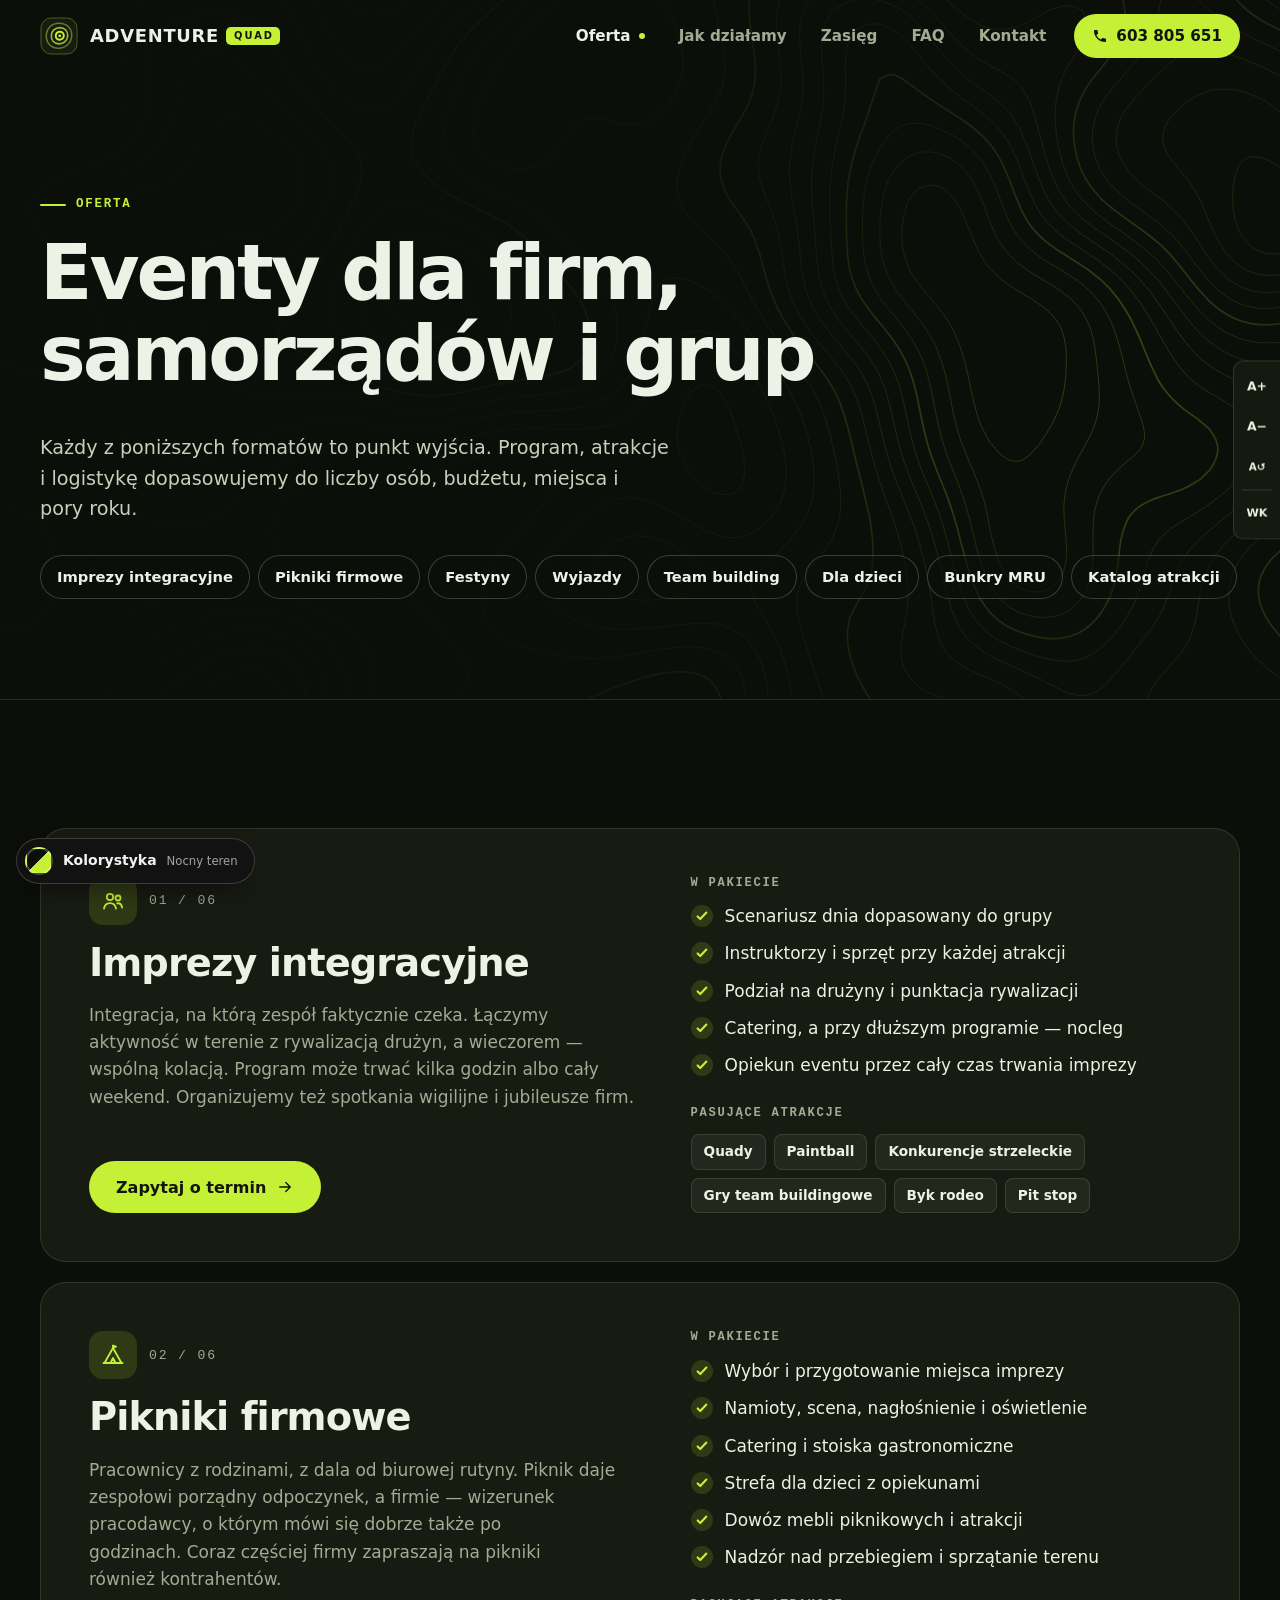
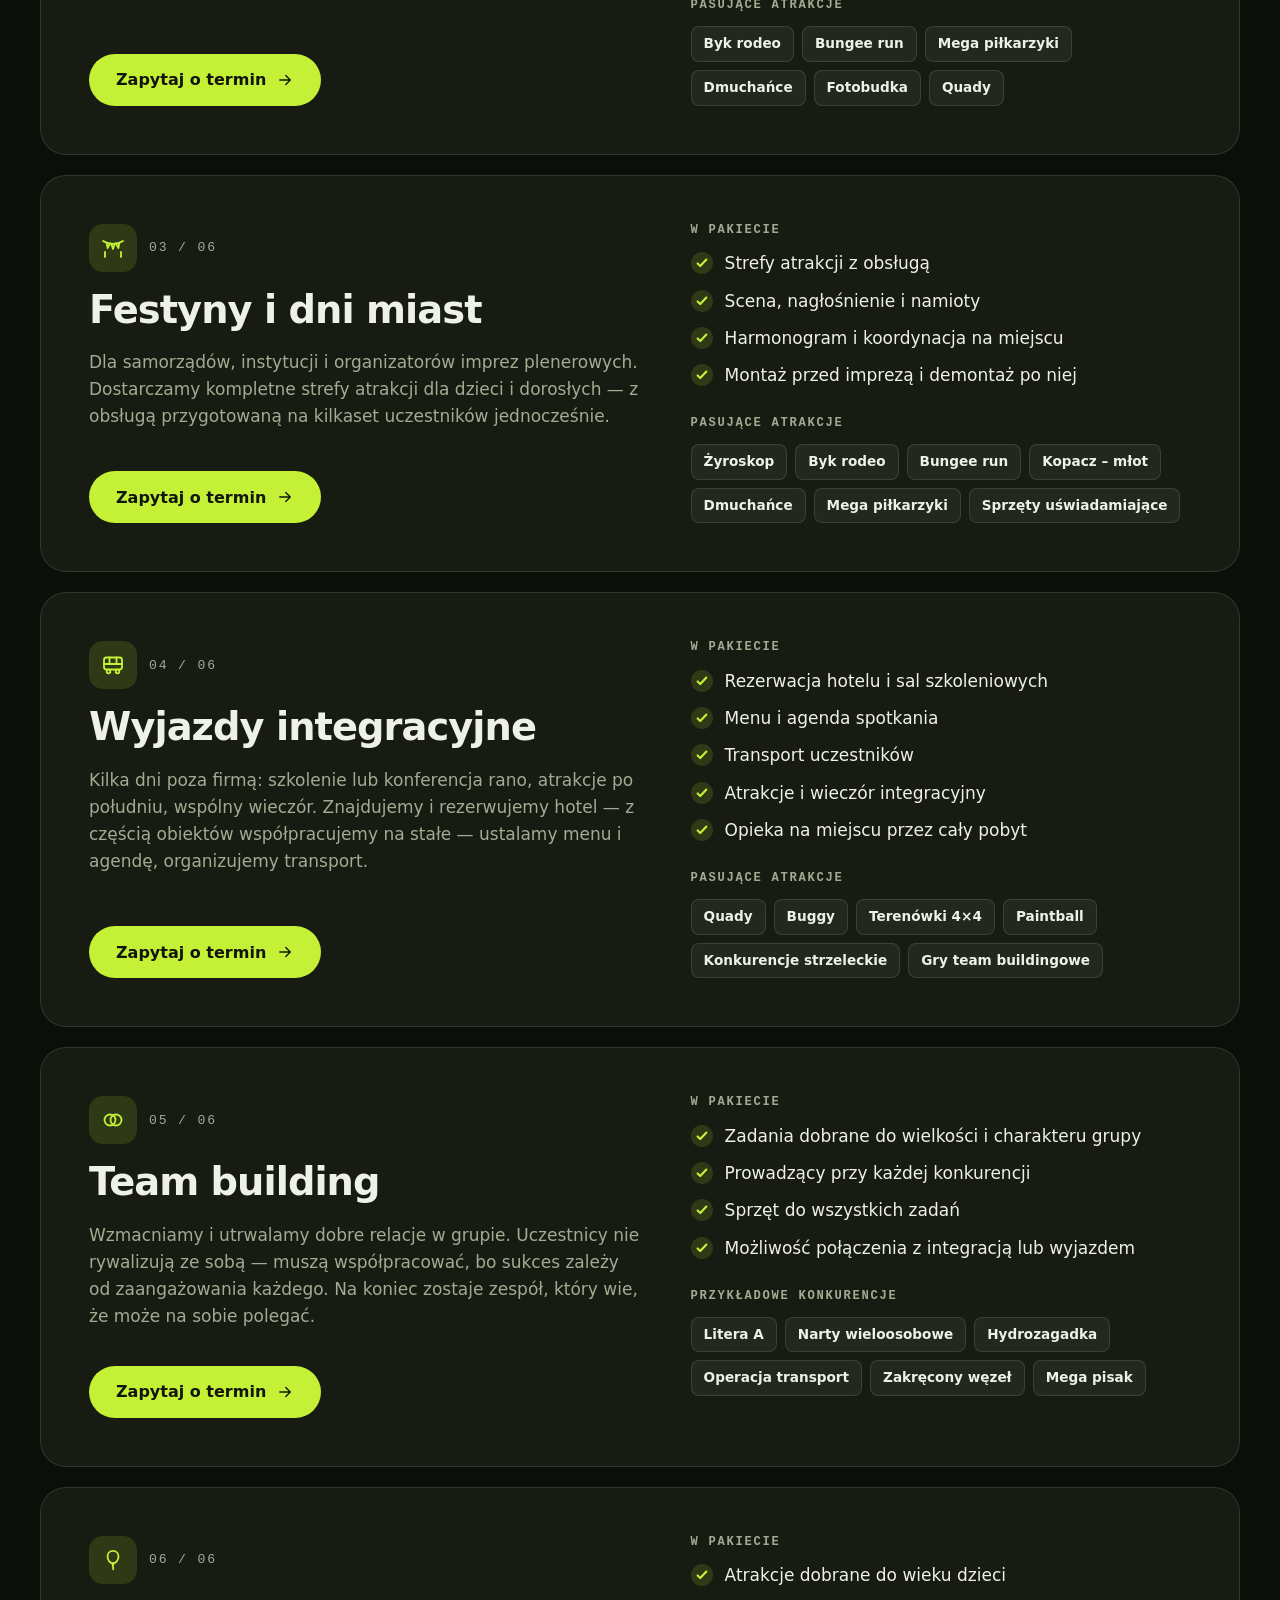
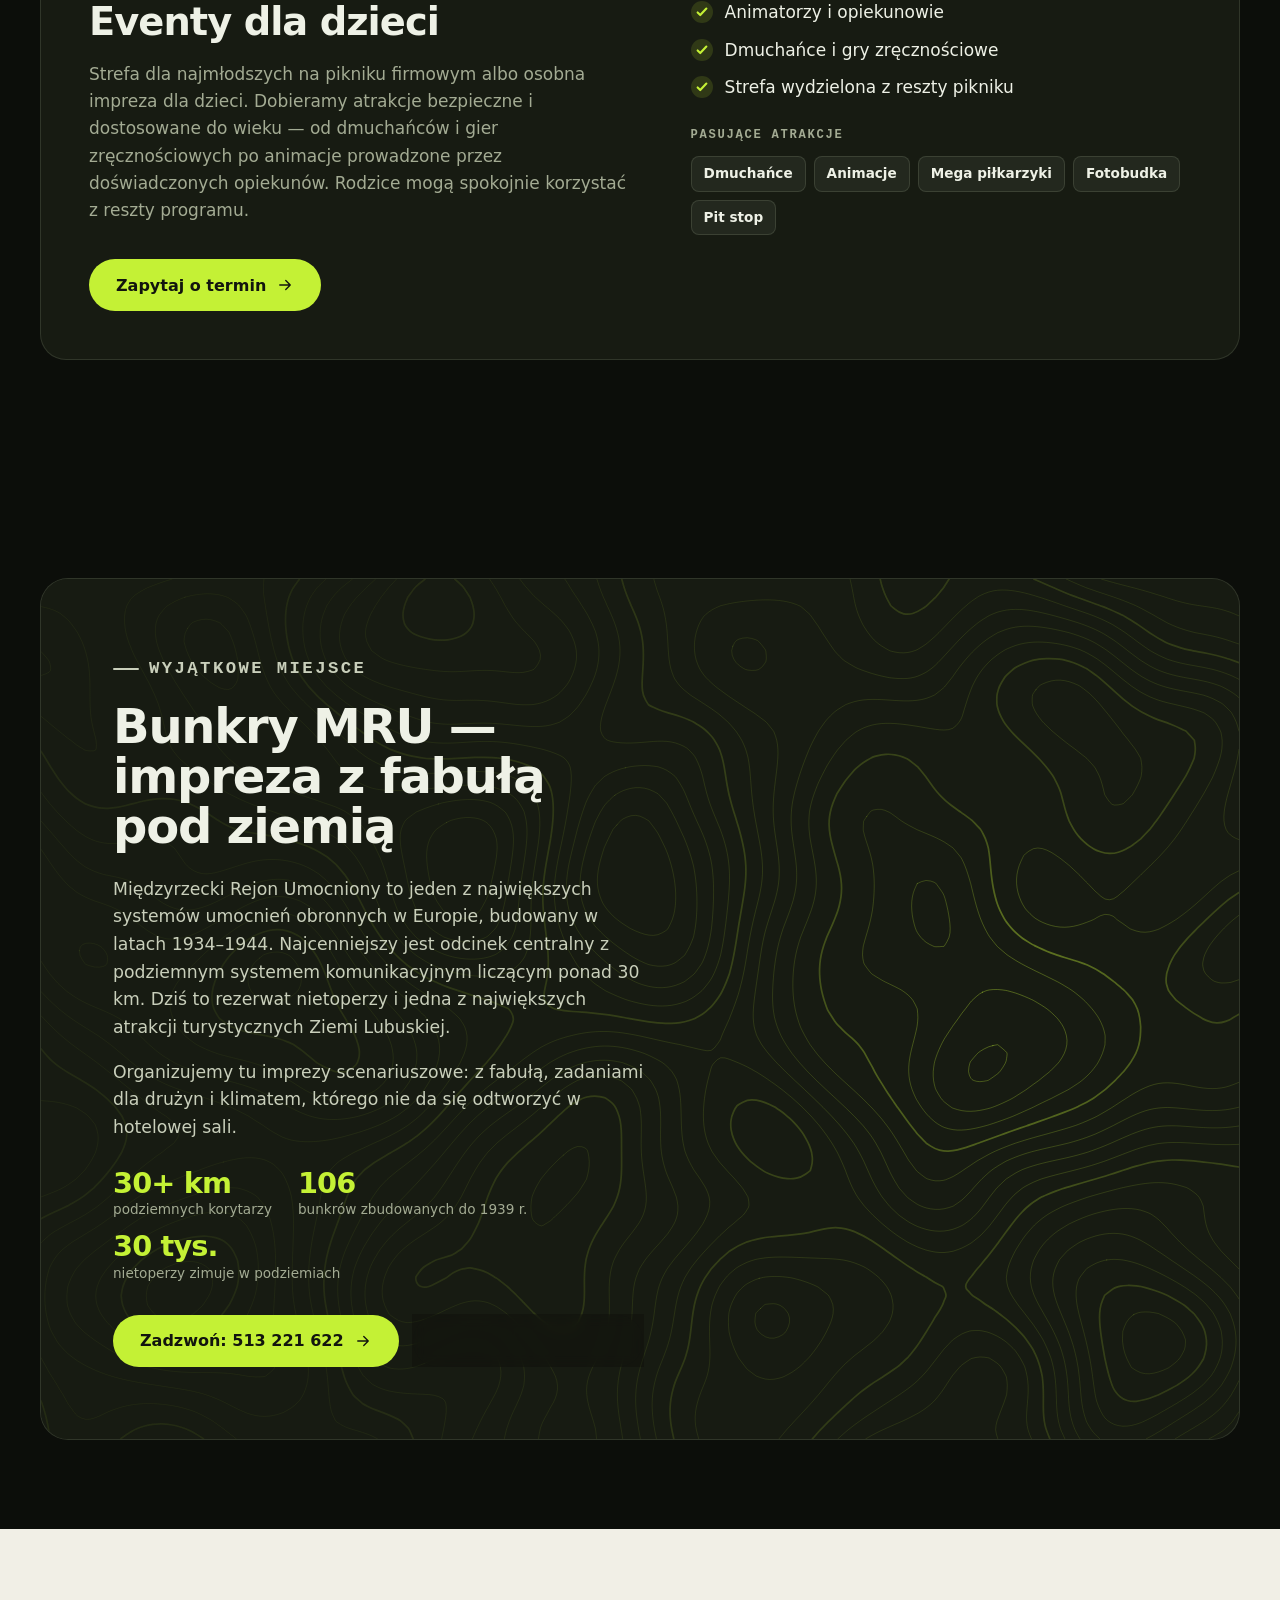
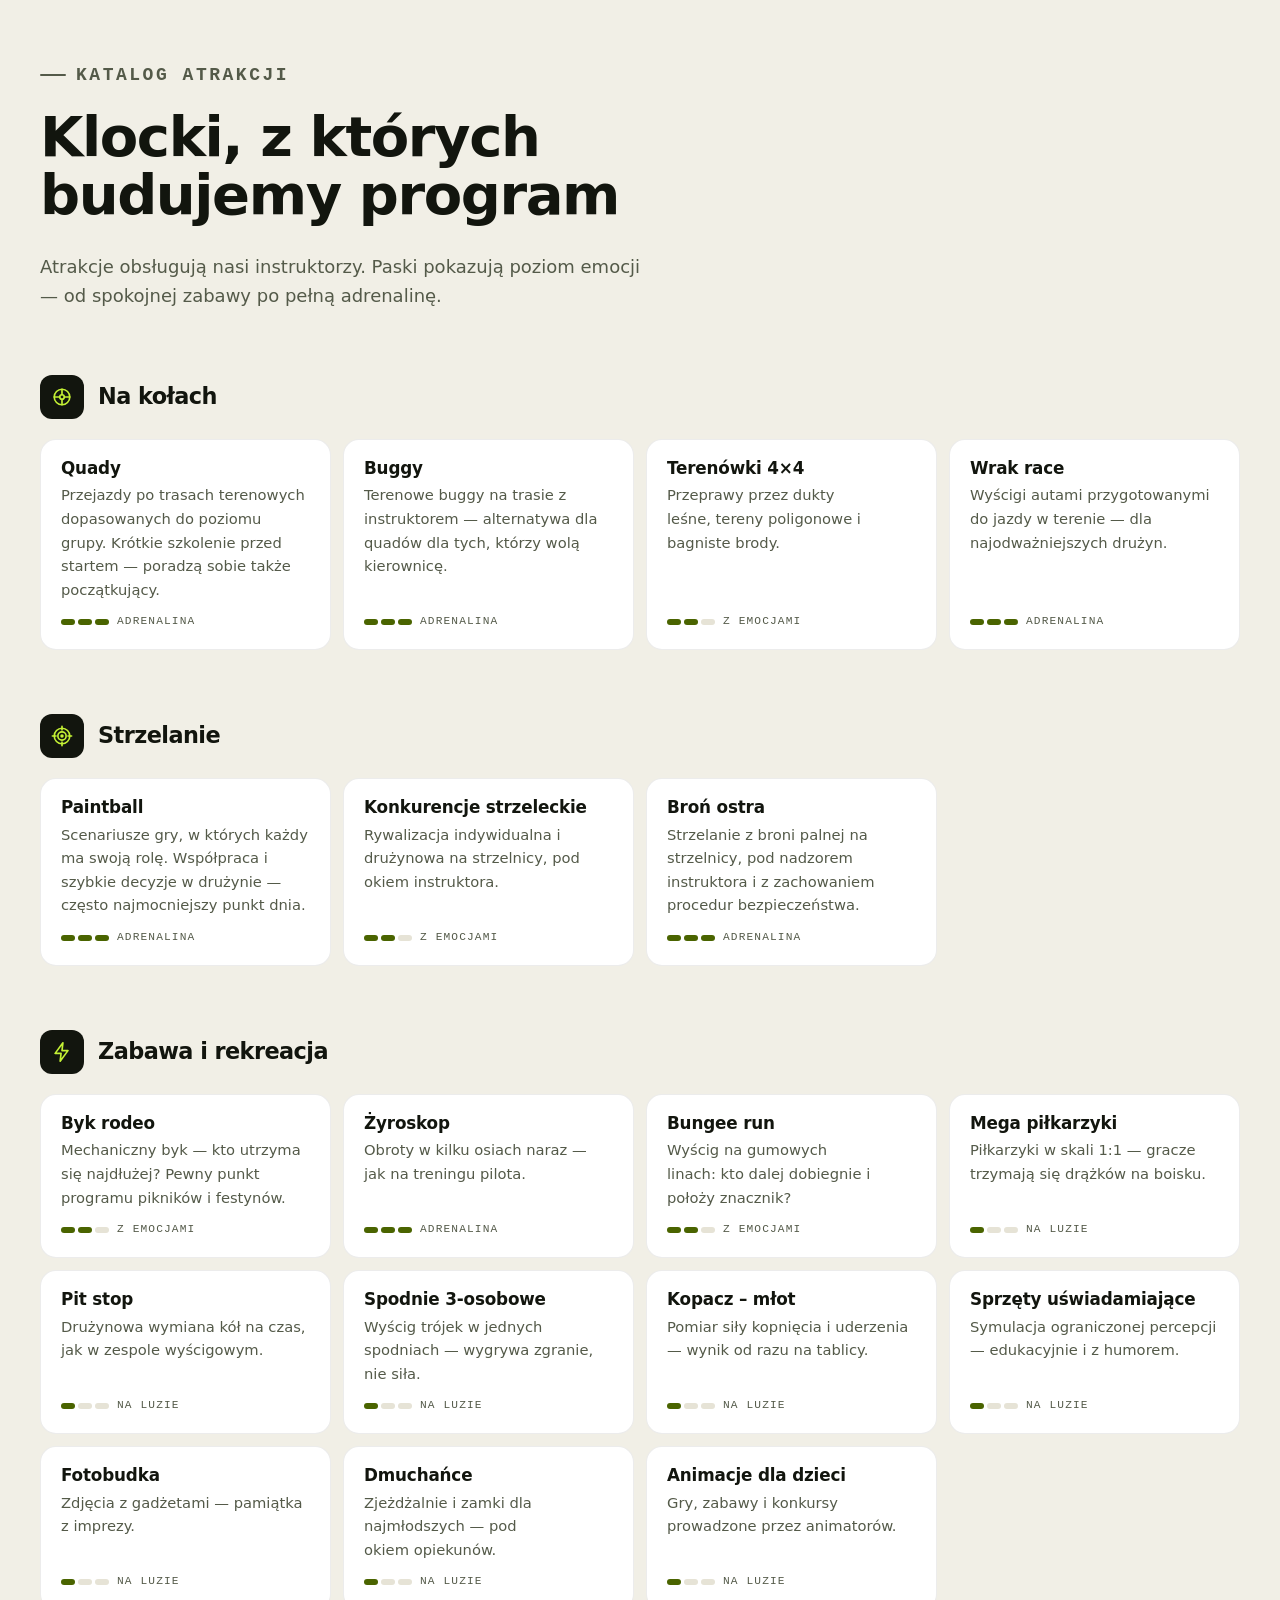
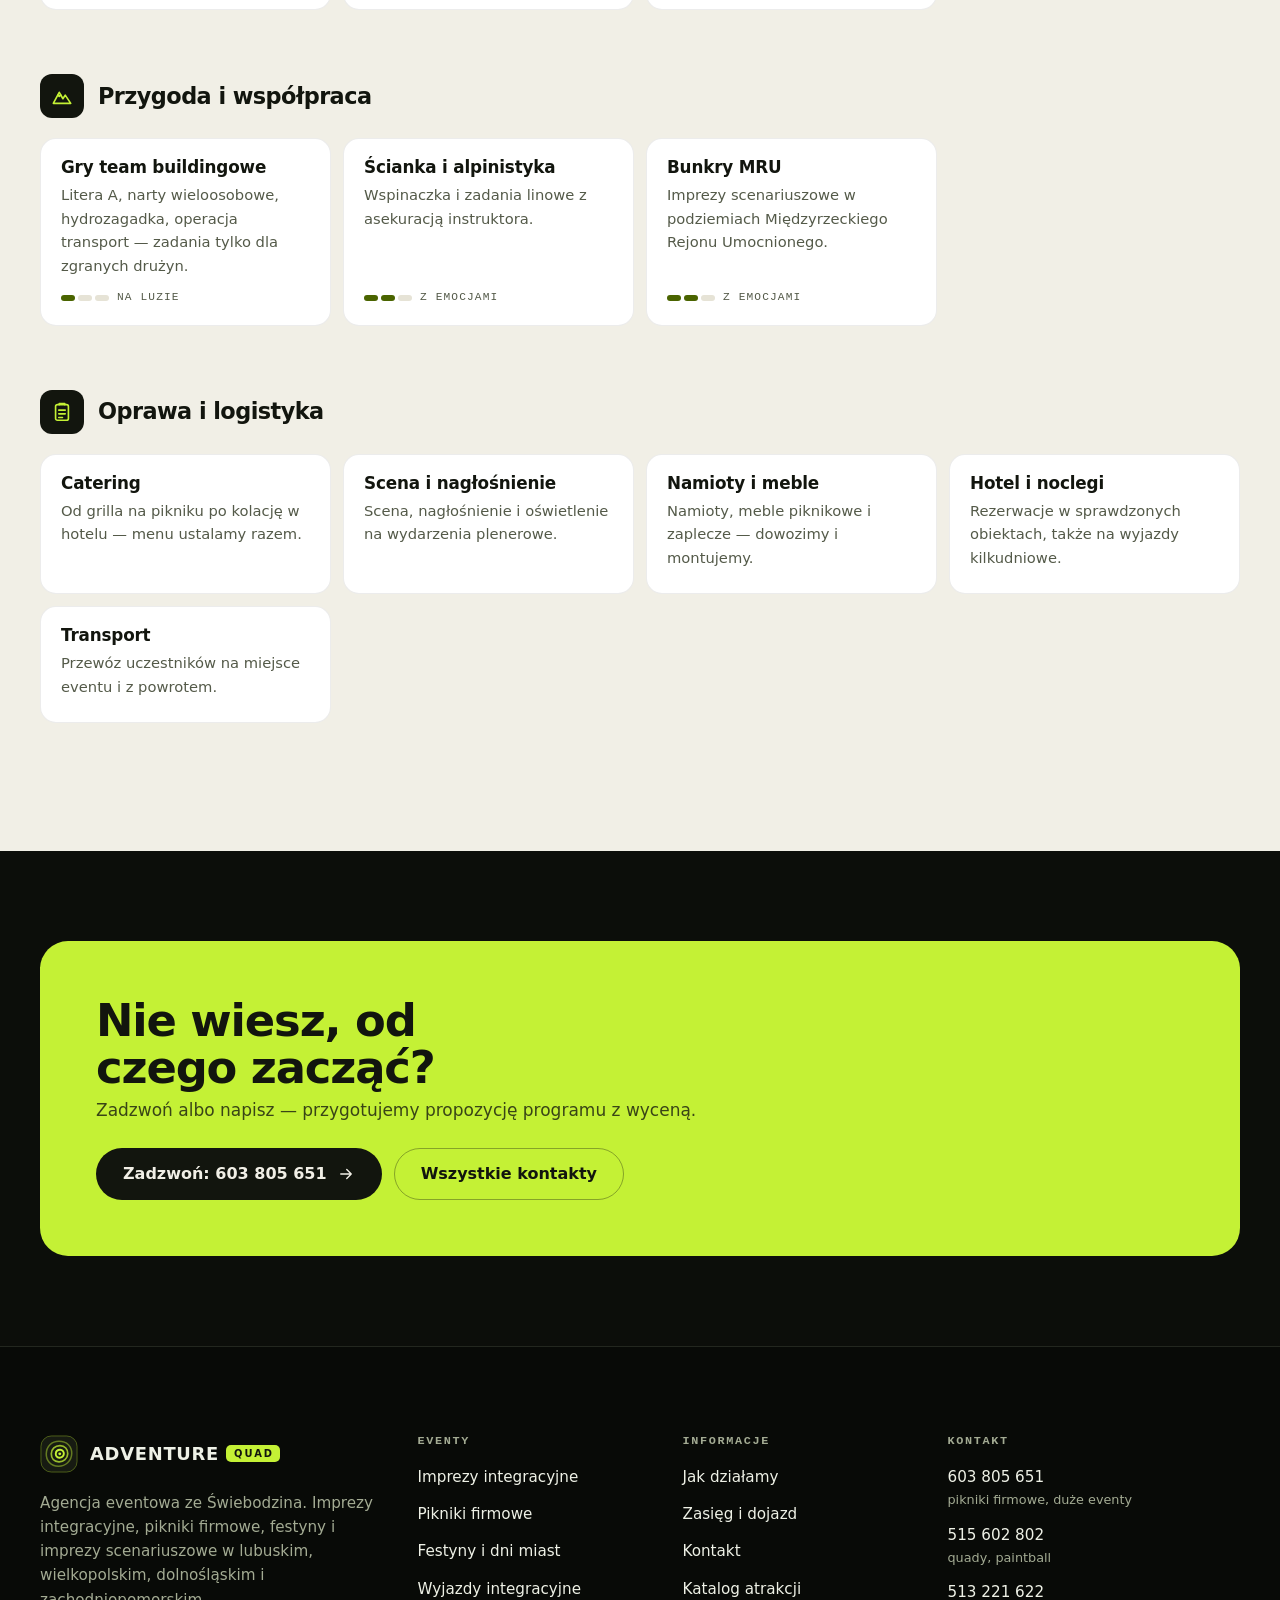
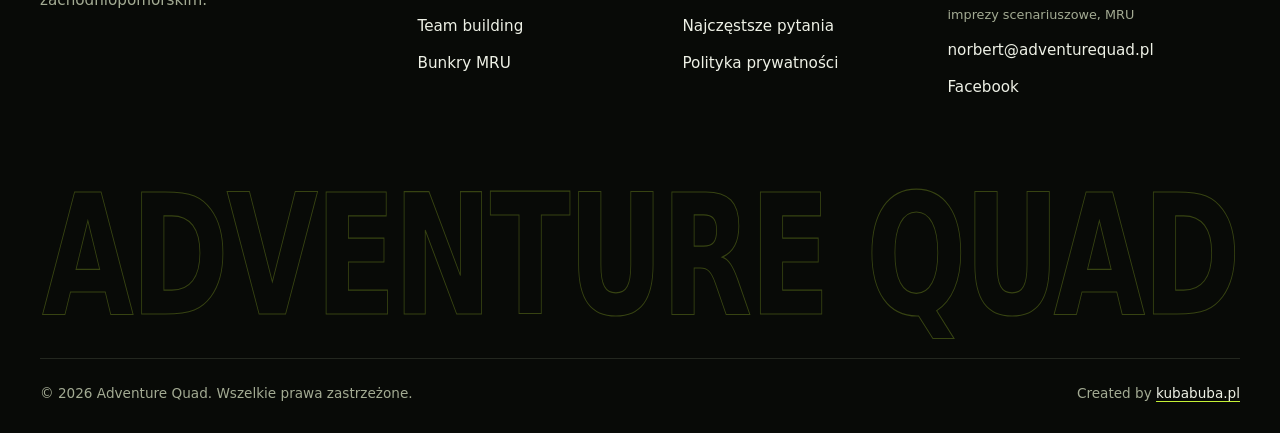
<file: oferta.html>
<!doctype html>
<html lang="pl" class="no-js">
<head>
<meta charset="UTF-8">
<meta name="viewport" content="width=device-width, initial-scale=1.0">
<title>Oferta — imprezy integracyjne, pikniki firmowe, festyny, team building | Adventure Quad</title>
<meta name="description" content="Imprezy integracyjne, pikniki firmowe, festyny i dni miast, wyjazdy integracyjne, team building, eventy dla dzieci i imprezy scenariuszowe w Bunkrach MRU. Katalog atrakcji Adventure Quad.">
<meta name="theme-color" content="#0c0e0a">
<meta property="og:type" content="website">
<meta property="og:locale" content="pl_PL">
<meta property="og:site_name" content="Adventure Quad">
<meta property="og:title" content="Oferta Adventure Quad — eventy dla firm, samorządów i grup">
<meta property="og:description" content="Integracje, pikniki firmowe, festyny, wyjazdy, team building i Bunkry MRU. Od scenariusza po sprzątanie terenu.">
<link rel="icon" type="image/svg+xml" href="favicon.svg">
<link rel="stylesheet" href="assets/css/style.css">
<script>/* DEMO: wariant kolorystyczny (?motyw=… lub zapamiętany) — usunąć przed PROD */(function(d){d.classList.remove("no-js");try{var m=new URLSearchParams(location.search).get("motyw")||localStorage.getItem("aq-theme");if(m&&m!=="teren")d.setAttribute("data-theme",m);}catch(e){}})(document.documentElement);</script>
</head>
<body data-page="oferta">

<div id="header-placeholder"></div>

<main id="main">

  <section class="page-hero" aria-labelledby="oferta-title">
    <canvas data-topo="soft" aria-hidden="true"></canvas>
    <div class="container">
      <p class="eyebrow intro">Oferta</p>
      <h1 id="oferta-title" class="intro" style="--d:.08s">Eventy dla firm, samorządów i grup</h1>
      <p class="lead intro" style="--d:.16s">Każdy z poniższych formatów to punkt wyjścia. Program, atrakcje i logistykę dopasowujemy do liczby osób, budżetu, miejsca i pory roku.</p>
      <ul class="jump intro" style="--d:.24s" aria-label="Przejdź do">
        <li><a href="#integracje">Imprezy integracyjne</a></li>
        <li><a href="#pikniki-firmowe">Pikniki firmowe</a></li>
        <li><a href="#festyny">Festyny</a></li>
        <li><a href="#wyjazdy">Wyjazdy</a></li>
        <li><a href="#team-building">Team building</a></li>
        <li><a href="#dla-dzieci">Dla dzieci</a></li>
        <li><a href="#bunkry-mru">Bunkry MRU</a></li>
        <li><a href="#atrakcje">Katalog atrakcji</a></li>
      </ul>
    </div>
  </section>

  <section class="section" aria-label="Rodzaje eventów">
    <div class="container offer-list">

      <article class="offer spotlight reveal" id="integracje">
        <div class="offer-head">
          <p class="offer-index"><span class="card-icon"><svg class="ic" viewBox="0 0 24 24" aria-hidden="true"><circle cx="9" cy="8" r="3.2"/><path d="M3 19.5c.6-3.4 3-5.3 6-5.3s5.4 1.9 6 5.3"/><circle cx="17" cy="9" r="2.5"/><path d="M16.2 14.3c2.6-.3 4.4 1.3 4.9 4.2"/></svg></span>01 / 06</p>
          <h2>Imprezy integracyjne</h2>
          <p>Integracja, na którą zespół faktycznie czeka. Łączymy aktywność w terenie z rywalizacją drużyn, a wieczorem — wspólną kolacją. Program może trwać kilka godzin albo cały weekend. Organizujemy też spotkania wigilijne i jubileusze firm.</p>
          <div class="btn-row"><a class="btn btn-primary" href="index.html#kontakt">Zapytaj o termin <svg class="ic arrow" viewBox="0 0 24 24" aria-hidden="true"><path d="M5 12h14M13 6l6 6-6 6"/></svg></a></div>
        </div>
        <div class="offer-side">
          <h3>W pakiecie</h3>
          <ul class="checklist">
            <li>Scenariusz dnia dopasowany do grupy</li>
            <li>Instruktorzy i sprzęt przy każdej atrakcji</li>
            <li>Podział na drużyny i punktacja rywalizacji</li>
            <li>Catering, a przy dłuższym programie — nocleg</li>
            <li>Opiekun eventu przez cały czas trwania imprezy</li>
          </ul>
          <h3>Pasujące atrakcje</h3>
          <ul class="tags"><li>Quady</li><li>Paintball</li><li>Konkurencje strzeleckie</li><li>Gry team buildingowe</li><li>Byk rodeo</li><li>Pit stop</li></ul>
        </div>
      </article>

      <article class="offer spotlight reveal" id="pikniki-firmowe">
        <div class="offer-head">
          <p class="offer-index"><span class="card-icon"><svg class="ic" viewBox="0 0 24 24" aria-hidden="true"><path d="M3.5 20 12 5l8.5 15"/><path d="M2.5 20h19"/><path d="M9.5 20 12 15l2.5 5"/><path d="M12 5V2.5l3 1.1-3 1.1"/></svg></span>02 / 06</p>
          <h2>Pikniki firmowe</h2>
          <p>Pracownicy z rodzinami, z dala od biurowej rutyny. Piknik daje zespołowi porządny odpoczynek, a firmie — wizerunek pracodawcy, o którym mówi się dobrze także po godzinach. Coraz częściej firmy zapraszają na pikniki również kontrahentów.</p>
          <div class="btn-row"><a class="btn btn-primary" href="index.html#kontakt">Zapytaj o termin <svg class="ic arrow" viewBox="0 0 24 24" aria-hidden="true"><path d="M5 12h14M13 6l6 6-6 6"/></svg></a></div>
        </div>
        <div class="offer-side">
          <h3>W pakiecie</h3>
          <ul class="checklist">
            <li>Wybór i przygotowanie miejsca imprezy</li>
            <li>Namioty, scena, nagłośnienie i oświetlenie</li>
            <li>Catering i stoiska gastronomiczne</li>
            <li>Strefa dla dzieci z opiekunami</li>
            <li>Dowóz mebli piknikowych i atrakcji</li>
            <li>Nadzór nad przebiegiem i sprzątanie terenu</li>
          </ul>
          <h3>Pasujące atrakcje</h3>
          <ul class="tags"><li>Byk rodeo</li><li>Bungee run</li><li>Mega piłkarzyki</li><li>Dmuchańce</li><li>Fotobudka</li><li>Quady</li></ul>
        </div>
      </article>

      <article class="offer spotlight reveal" id="festyny">
        <div class="offer-head">
          <p class="offer-index"><span class="card-icon"><svg class="ic" viewBox="0 0 24 24" aria-hidden="true"><path d="M2 5c6 4 14 4 20 0"/><path d="M5.6 6.7 6.6 12l2.5-4.6"/><path d="M10.3 7.9 12 13l1.7-5.1"/><path d="M14.9 7.4 17.4 12l1-5.3"/><path d="M4 21v-5M20 21v-5"/></svg></span>03 / 06</p>
          <h2>Festyny i dni miast</h2>
          <p>Dla samorządów, instytucji i organizatorów imprez plenerowych. Dostarczamy kompletne strefy atrakcji dla dzieci i dorosłych — z obsługą przygotowaną na kilkaset uczestników jednocześnie.</p>
          <div class="btn-row"><a class="btn btn-primary" href="index.html#kontakt">Zapytaj o termin <svg class="ic arrow" viewBox="0 0 24 24" aria-hidden="true"><path d="M5 12h14M13 6l6 6-6 6"/></svg></a></div>
        </div>
        <div class="offer-side">
          <h3>W pakiecie</h3>
          <ul class="checklist">
            <li>Strefy atrakcji z obsługą</li>
            <li>Scena, nagłośnienie i namioty</li>
            <li>Harmonogram i koordynacja na miejscu</li>
            <li>Montaż przed imprezą i demontaż po niej</li>
          </ul>
          <h3>Pasujące atrakcje</h3>
          <ul class="tags"><li>Żyroskop</li><li>Byk rodeo</li><li>Bungee run</li><li>Kopacz – młot</li><li>Dmuchańce</li><li>Mega piłkarzyki</li><li>Sprzęty uświadamiające</li></ul>
        </div>
      </article>

      <article class="offer spotlight reveal" id="wyjazdy">
        <div class="offer-head">
          <p class="offer-index"><span class="card-icon"><svg class="ic" viewBox="0 0 24 24" aria-hidden="true"><rect x="3" y="4.5" width="18" height="12" rx="2.5"/><path d="M3 11h18M8.5 4.5V11M15.5 4.5V11"/><circle cx="7.5" cy="18.5" r="1.8"/><circle cx="16.5" cy="18.5" r="1.8"/></svg></span>04 / 06</p>
          <h2>Wyjazdy integracyjne</h2>
          <p>Kilka dni poza firmą: szkolenie lub konferencja rano, atrakcje po południu, wspólny wieczór. Znajdujemy i rezerwujemy hotel — z częścią obiektów współpracujemy na stałe — ustalamy menu i agendę, organizujemy transport.</p>
          <div class="btn-row"><a class="btn btn-primary" href="index.html#kontakt">Zapytaj o termin <svg class="ic arrow" viewBox="0 0 24 24" aria-hidden="true"><path d="M5 12h14M13 6l6 6-6 6"/></svg></a></div>
        </div>
        <div class="offer-side">
          <h3>W pakiecie</h3>
          <ul class="checklist">
            <li>Rezerwacja hotelu i sal szkoleniowych</li>
            <li>Menu i agenda spotkania</li>
            <li>Transport uczestników</li>
            <li>Atrakcje i wieczór integracyjny</li>
            <li>Opieka na miejscu przez cały pobyt</li>
          </ul>
          <h3>Pasujące atrakcje</h3>
          <ul class="tags"><li>Quady</li><li>Buggy</li><li>Terenówki 4×4</li><li>Paintball</li><li>Konkurencje strzeleckie</li><li>Gry team buildingowe</li></ul>
        </div>
      </article>

      <article class="offer spotlight reveal" id="team-building">
        <div class="offer-head">
          <p class="offer-index"><span class="card-icon"><svg class="ic" viewBox="0 0 24 24" aria-hidden="true"><circle cx="9" cy="12" r="5.5"/><circle cx="15" cy="12" r="5.5"/></svg></span>05 / 06</p>
          <h2>Team building</h2>
          <p>Wzmacniamy i utrwalamy dobre relacje w grupie. Uczestnicy nie rywalizują ze sobą — muszą współpracować, bo sukces zależy od zaangażowania każdego. Na koniec zostaje zespół, który wie, że może na sobie polegać.</p>
          <div class="btn-row"><a class="btn btn-primary" href="index.html#kontakt">Zapytaj o termin <svg class="ic arrow" viewBox="0 0 24 24" aria-hidden="true"><path d="M5 12h14M13 6l6 6-6 6"/></svg></a></div>
        </div>
        <div class="offer-side">
          <h3>W pakiecie</h3>
          <ul class="checklist">
            <li>Zadania dobrane do wielkości i charakteru grupy</li>
            <li>Prowadzący przy każdej konkurencji</li>
            <li>Sprzęt do wszystkich zadań</li>
            <li>Możliwość połączenia z integracją lub wyjazdem</li>
          </ul>
          <h3>Przykładowe konkurencje</h3>
          <ul class="tags"><li>Litera A</li><li>Narty wieloosobowe</li><li>Hydrozagadka</li><li>Operacja transport</li><li>Zakręcony węzeł</li><li>Mega pisak</li></ul>
        </div>
      </article>

      <article class="offer spotlight reveal" id="dla-dzieci">
        <div class="offer-head">
          <p class="offer-index"><span class="card-icon"><svg class="ic" viewBox="0 0 24 24" aria-hidden="true"><path d="M12 2.8c3.3 0 5.5 2.6 5.5 5.8 0 3.6-2.8 6.7-5.5 6.7S6.5 12.2 6.5 8.6c0-3.2 2.2-5.8 5.5-5.8z"/><path d="M11 15.3h2l-1 1.5z"/><path d="M12 16.8c-1.6 1.4 1.6 2.6 0 4.4"/></svg></span>06 / 06</p>
          <h2>Eventy dla dzieci</h2>
          <p>Strefa dla najmłodszych na pikniku firmowym albo osobna impreza dla dzieci. Dobieramy atrakcje bezpieczne i dostosowane do wieku — od dmuchańców i gier zręcznościowych po animacje prowadzone przez doświadczonych opiekunów. Rodzice mogą spokojnie korzystać z reszty programu.</p>
          <div class="btn-row"><a class="btn btn-primary" href="index.html#kontakt">Zapytaj o termin <svg class="ic arrow" viewBox="0 0 24 24" aria-hidden="true"><path d="M5 12h14M13 6l6 6-6 6"/></svg></a></div>
        </div>
        <div class="offer-side">
          <h3>W pakiecie</h3>
          <ul class="checklist">
            <li>Atrakcje dobrane do wieku dzieci</li>
            <li>Animatorzy i opiekunowie</li>
            <li>Dmuchańce i gry zręcznościowe</li>
            <li>Strefa wydzielona z reszty pikniku</li>
          </ul>
          <h3>Pasujące atrakcje</h3>
          <ul class="tags"><li>Dmuchańce</li><li>Animacje</li><li>Mega piłkarzyki</li><li>Fotobudka</li><li>Pit stop</li></ul>
        </div>
      </article>
    </div>
  </section>

  <!-- ══ BUNKRY MRU ════════════════════════════════════════ -->
  <section class="section-tight" id="bunkry-mru" aria-labelledby="mru-title">
    <div class="container">
      <div class="feature-band reveal">
        <canvas data-topo="static" aria-hidden="true"></canvas>
        <div class="feature-band-inner">
          <p class="eyebrow">Wyjątkowe miejsce</p>
          <h2 id="mru-title">Bunkry MRU — impreza z fabułą pod ziemią</h2>
          <p>Międzyrzecki Rejon Umocniony to jeden z największych systemów umocnień obronnych w Europie, budowany w latach 1934–1944. Najcenniejszy jest odcinek centralny z podziemnym systemem komunikacyjnym liczącym ponad 30 km. Dziś to rezerwat nietoperzy i jedna z największych atrakcji turystycznych Ziemi Lubuskiej.</p>
          <p>Organizujemy tu imprezy scenariuszowe: z fabułą, zadaniami dla drużyn i klimatem, którego nie da się odtworzyć w hotelowej sali.</p>
          <ul class="facts">
            <li><strong>30+ km</strong><span>podziemnych korytarzy</span></li>
            <li><strong>106</strong><span>bunkrów zbudowanych do 1939 r.</span></li>
            <li><strong>30 tys.</strong><span>nietoperzy zimuje w podziemiach</span></li>
          </ul>
          <div class="hero-actions">
            <a href="tel:+48513221622" class="btn btn-primary">Zadzwoń: 513 221 622
              <svg class="ic arrow" viewBox="0 0 24 24" aria-hidden="true"><path d="M5 12h14M13 6l6 6-6 6"/></svg></a>
            <a href="index.html#kontakt" class="btn btn-ghost">Wszystkie kontakty</a>
          </div>
        </div>
      </div>
    </div>
  </section>

  <!-- ══ KATALOG ATRAKCJI ══════════════════════════════════ -->
  <section class="section on-sand" id="atrakcje" aria-labelledby="atrakcje-title">
    <div class="container">
      <div class="section-head reveal">
        <p class="eyebrow">Katalog atrakcji</p>
        <h2 id="atrakcje-title">Klocki, z których budujemy program</h2>
        <p>Atrakcje obsługują nasi instruktorzy. Paski pokazują poziom emocji — od spokojnej zabawy po pełną adrenalinę.</p>
      </div>

      <div class="catalog">
        <div class="catalog-group reveal">
          <h3><span class="card-icon"><svg class="ic" viewBox="0 0 24 24" aria-hidden="true"><circle cx="12" cy="12" r="8.5"/><circle cx="12" cy="12" r="2.5"/><path d="M12 3.5v6M12 14.5v6M3.5 12h6M14.5 12h6"/></svg></span>Na kołach</h3>
          <ul class="catalog-grid">
            <li class="att"><h4>Quady</h4><p>Przejazdy po trasach terenowych dopasowanych do poziomu grupy. Krótkie szkolenie przed startem — poradzą sobie także początkujący.</p><span class="level"><span class="level-dots" aria-hidden="true"><i class="on"></i><i class="on"></i><i class="on"></i></span>Adrenalina</span></li>
            <li class="att"><h4>Buggy</h4><p>Terenowe buggy na trasie z instruktorem — alternatywa dla quadów dla tych, którzy wolą kierownicę.</p><span class="level"><span class="level-dots" aria-hidden="true"><i class="on"></i><i class="on"></i><i class="on"></i></span>Adrenalina</span></li>
            <li class="att"><h4>Terenówki 4×4</h4><p>Przeprawy przez dukty leśne, tereny poligonowe i bagniste brody.</p><span class="level"><span class="level-dots" aria-hidden="true"><i class="on"></i><i class="on"></i><i></i></span>Z emocjami</span></li>
            <li class="att"><h4>Wrak race</h4><p>Wyścigi autami przygotowanymi do jazdy w terenie — dla najodważniejszych drużyn.</p><span class="level"><span class="level-dots" aria-hidden="true"><i class="on"></i><i class="on"></i><i class="on"></i></span>Adrenalina</span></li>
          </ul>
        </div>

        <div class="catalog-group reveal">
          <h3><span class="card-icon"><svg class="ic" viewBox="0 0 24 24" aria-hidden="true"><circle cx="12" cy="12" r="8.5"/><circle cx="12" cy="12" r="4.5"/><circle cx="12" cy="12" r="1" fill="currentColor"/><path d="M12 1.5v4M12 18.5v4M1.5 12h4M18.5 12h4"/></svg></span>Strzelanie</h3>
          <ul class="catalog-grid">
            <li class="att"><h4>Paintball</h4><p>Scenariusze gry, w których każdy ma swoją rolę. Współpraca i szybkie decyzje w drużynie — często najmocniejszy punkt dnia.</p><span class="level"><span class="level-dots" aria-hidden="true"><i class="on"></i><i class="on"></i><i class="on"></i></span>Adrenalina</span></li>
            <li class="att"><h4>Konkurencje strzeleckie</h4><p>Rywalizacja indywidualna i drużynowa na strzelnicy, pod okiem instruktora.</p><span class="level"><span class="level-dots" aria-hidden="true"><i class="on"></i><i class="on"></i><i></i></span>Z emocjami</span></li>
            <li class="att"><h4>Broń ostra</h4><p>Strzelanie z broni palnej na strzelnicy, pod nadzorem instruktora i z zachowaniem procedur bezpieczeństwa.</p><span class="level"><span class="level-dots" aria-hidden="true"><i class="on"></i><i class="on"></i><i class="on"></i></span>Adrenalina</span></li>
          </ul>
        </div>

        <div class="catalog-group reveal">
          <h3><span class="card-icon"><svg class="ic" viewBox="0 0 24 24" aria-hidden="true"><path d="M13 2 4.5 13.5H11L10 22l8.5-11.5H12L13 2z"/></svg></span>Zabawa i rekreacja</h3>
          <ul class="catalog-grid">
            <li class="att"><h4>Byk rodeo</h4><p>Mechaniczny byk — kto utrzyma się najdłużej? Pewny punkt programu pikników i festynów.</p><span class="level"><span class="level-dots" aria-hidden="true"><i class="on"></i><i class="on"></i><i></i></span>Z emocjami</span></li>
            <li class="att"><h4>Żyroskop</h4><p>Obroty w kilku osiach naraz — jak na treningu pilota.</p><span class="level"><span class="level-dots" aria-hidden="true"><i class="on"></i><i class="on"></i><i class="on"></i></span>Adrenalina</span></li>
            <li class="att"><h4>Bungee run</h4><p>Wyścig na gumowych linach: kto dalej dobiegnie i położy znacznik?</p><span class="level"><span class="level-dots" aria-hidden="true"><i class="on"></i><i class="on"></i><i></i></span>Z emocjami</span></li>
            <li class="att"><h4>Mega piłkarzyki</h4><p>Piłkarzyki w skali 1:1 — gracze trzymają się drążków na boisku.</p><span class="level"><span class="level-dots" aria-hidden="true"><i class="on"></i><i></i><i></i></span>Na luzie</span></li>
            <li class="att"><h4>Pit stop</h4><p>Drużynowa wymiana kół na czas, jak w zespole wyścigowym.</p><span class="level"><span class="level-dots" aria-hidden="true"><i class="on"></i><i></i><i></i></span>Na luzie</span></li>
            <li class="att"><h4>Spodnie 3-osobowe</h4><p>Wyścig trójek w jednych spodniach — wygrywa zgranie, nie siła.</p><span class="level"><span class="level-dots" aria-hidden="true"><i class="on"></i><i></i><i></i></span>Na luzie</span></li>
            <li class="att"><h4>Kopacz – młot</h4><p>Pomiar siły kopnięcia i uderzenia — wynik od razu na tablicy.</p><span class="level"><span class="level-dots" aria-hidden="true"><i class="on"></i><i></i><i></i></span>Na luzie</span></li>
            <li class="att"><h4>Sprzęty uświadamiające</h4><p>Symulacja ograniczonej percepcji — edukacyjnie i z humorem.</p><span class="level"><span class="level-dots" aria-hidden="true"><i class="on"></i><i></i><i></i></span>Na luzie</span></li>
            <li class="att"><h4>Fotobudka</h4><p>Zdjęcia z gadżetami — pamiątka z imprezy.</p><span class="level"><span class="level-dots" aria-hidden="true"><i class="on"></i><i></i><i></i></span>Na luzie</span></li>
            <li class="att"><h4>Dmuchańce</h4><p>Zjeżdżalnie i zamki dla najmłodszych — pod okiem opiekunów.</p><span class="level"><span class="level-dots" aria-hidden="true"><i class="on"></i><i></i><i></i></span>Na luzie</span></li>
            <li class="att"><h4>Animacje dla dzieci</h4><p>Gry, zabawy i konkursy prowadzone przez animatorów.</p><span class="level"><span class="level-dots" aria-hidden="true"><i class="on"></i><i></i><i></i></span>Na luzie</span></li>
          </ul>
        </div>

        <div class="catalog-group reveal">
          <h3><span class="card-icon"><svg class="ic" viewBox="0 0 24 24" aria-hidden="true"><path d="M2.5 20 9 8l4 7 2.5-4 6 9z"/><path d="M7.4 11l1.6 1.5 1.6-1.5"/></svg></span>Przygoda i współpraca</h3>
          <ul class="catalog-grid">
            <li class="att"><h4>Gry team buildingowe</h4><p>Litera A, narty wieloosobowe, hydrozagadka, operacja transport — zadania tylko dla zgranych drużyn.</p><span class="level"><span class="level-dots" aria-hidden="true"><i class="on"></i><i></i><i></i></span>Na luzie</span></li>
            <li class="att"><h4>Ścianka i alpinistyka</h4><p>Wspinaczka i zadania linowe z asekuracją instruktora.</p><span class="level"><span class="level-dots" aria-hidden="true"><i class="on"></i><i class="on"></i><i></i></span>Z emocjami</span></li>
            <li class="att"><h4>Bunkry MRU</h4><p>Imprezy scenariuszowe w podziemiach Międzyrzeckiego Rejonu Umocnionego.</p><span class="level"><span class="level-dots" aria-hidden="true"><i class="on"></i><i class="on"></i><i></i></span>Z emocjami</span></li>
          </ul>
        </div>

        <div class="catalog-group reveal">
          <h3><span class="card-icon"><svg class="ic" viewBox="0 0 24 24" aria-hidden="true"><rect x="5" y="4" width="14" height="17" rx="2"/><path d="M9 4V2.8h6V4"/><path d="M8.5 10h7M8.5 14h7M8.5 18h4"/></svg></span>Oprawa i logistyka</h3>
          <ul class="catalog-grid">
            <li class="att"><h4>Catering</h4><p>Od grilla na pikniku po kolację w hotelu — menu ustalamy razem.</p></li>
            <li class="att"><h4>Scena i nagłośnienie</h4><p>Scena, nagłośnienie i oświetlenie na wydarzenia plenerowe.</p></li>
            <li class="att"><h4>Namioty i meble</h4><p>Namioty, meble piknikowe i zaplecze — dowozimy i montujemy.</p></li>
            <li class="att"><h4>Hotel i noclegi</h4><p>Rezerwacje w sprawdzonych obiektach, także na wyjazdy kilkudniowe.</p></li>
            <li class="att"><h4>Transport</h4><p>Przewóz uczestników na miejsce eventu i z powrotem.</p></li>
          </ul>
        </div>
      </div>
    </div>
  </section>

  <section class="section-tight" aria-label="Kontakt">
    <div class="container">
      <div class="cta-band reveal">
        <div>
          <h2>Nie wiesz, od czego zacząć?</h2>
          <p>Zadzwoń albo napisz — przygotujemy propozycję programu z wyceną.</p>
        </div>
        <div class="btn-row">
          <a href="tel:+48603805651" class="btn btn-dark">Zadzwoń: 603 805 651
            <svg class="ic arrow" viewBox="0 0 24 24" aria-hidden="true"><path d="M5 12h14M13 6l6 6-6 6"/></svg></a>
          <a href="index.html#kontakt" class="btn btn-ghost">Wszystkie kontakty</a>
        </div>
      </div>
    </div>
  </section>

</main>

<div id="footer-placeholder"></div>

<script src="assets/js/components.js"></script>
<script src="assets/js/demo-theme.js"></script>
<script src="assets/js/topo.js"></script>
<script src="assets/js/main.js"></script>
</body>
</html>
</file>
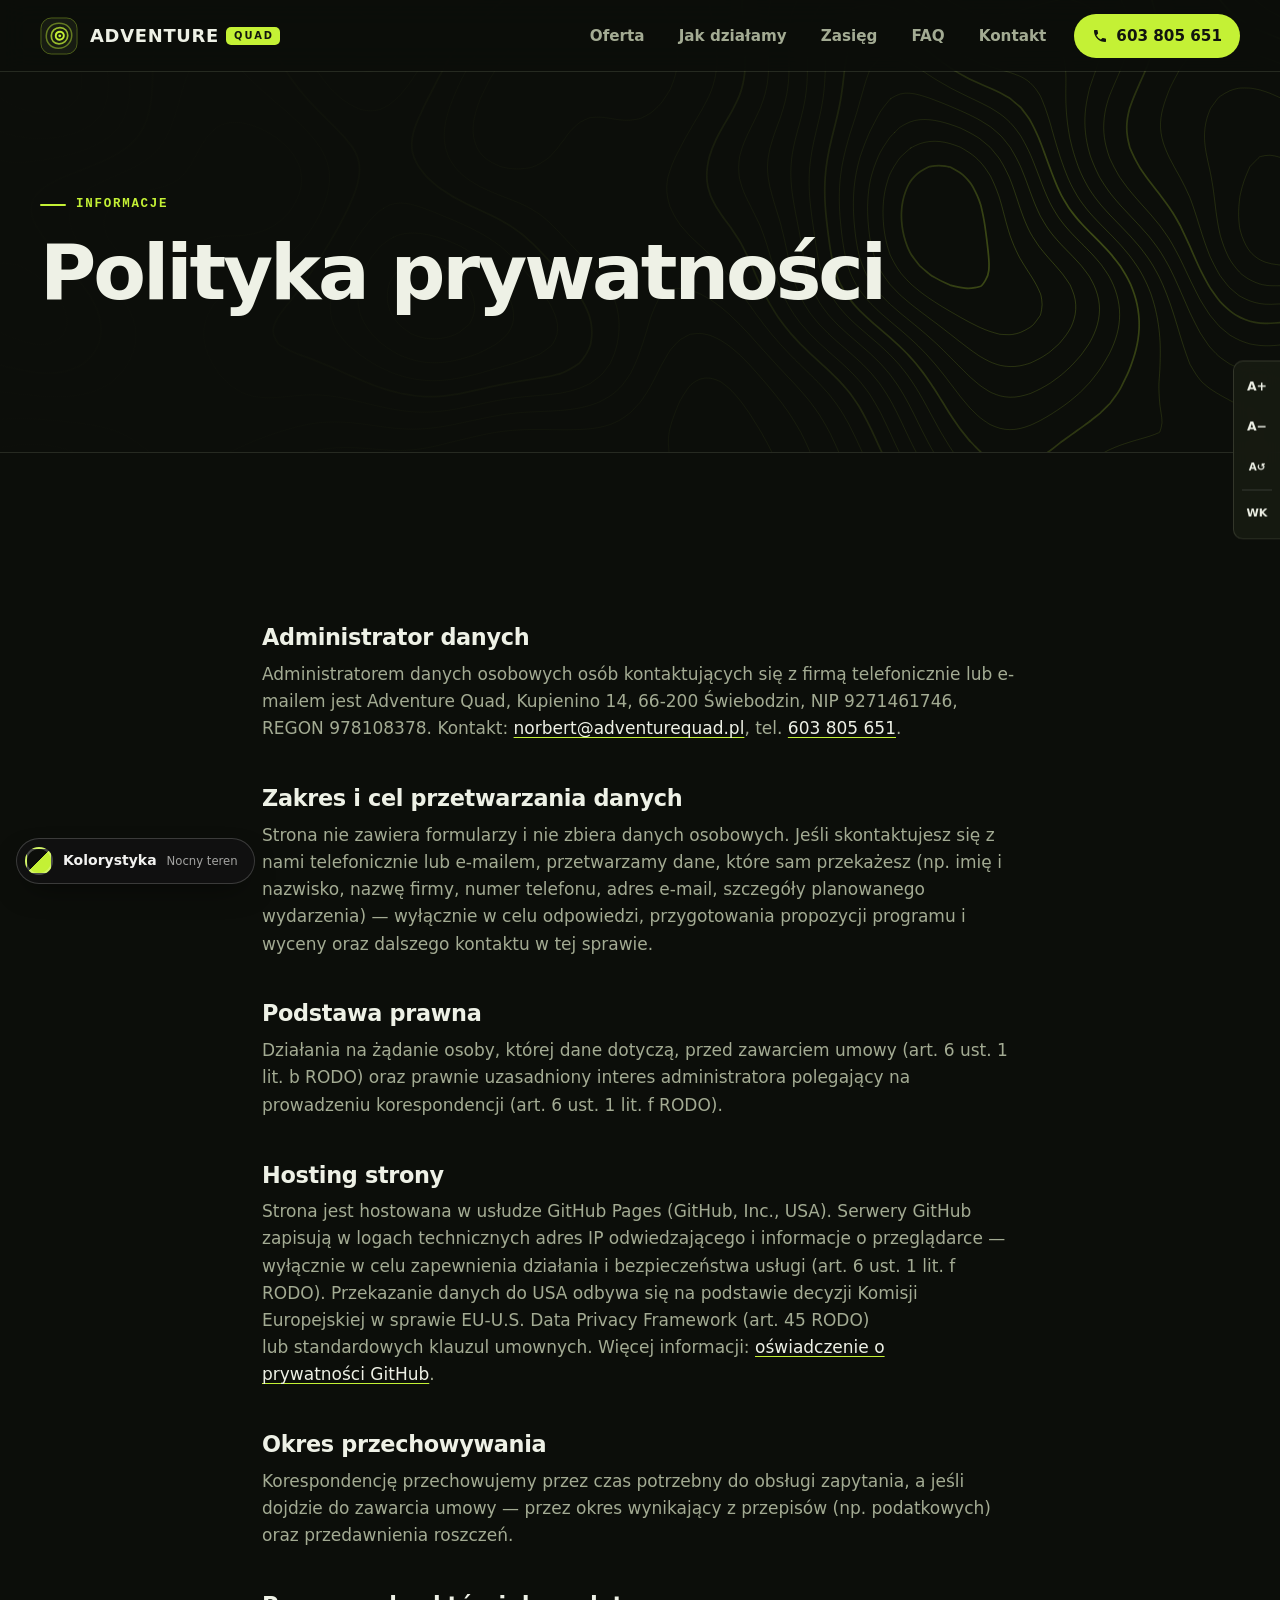
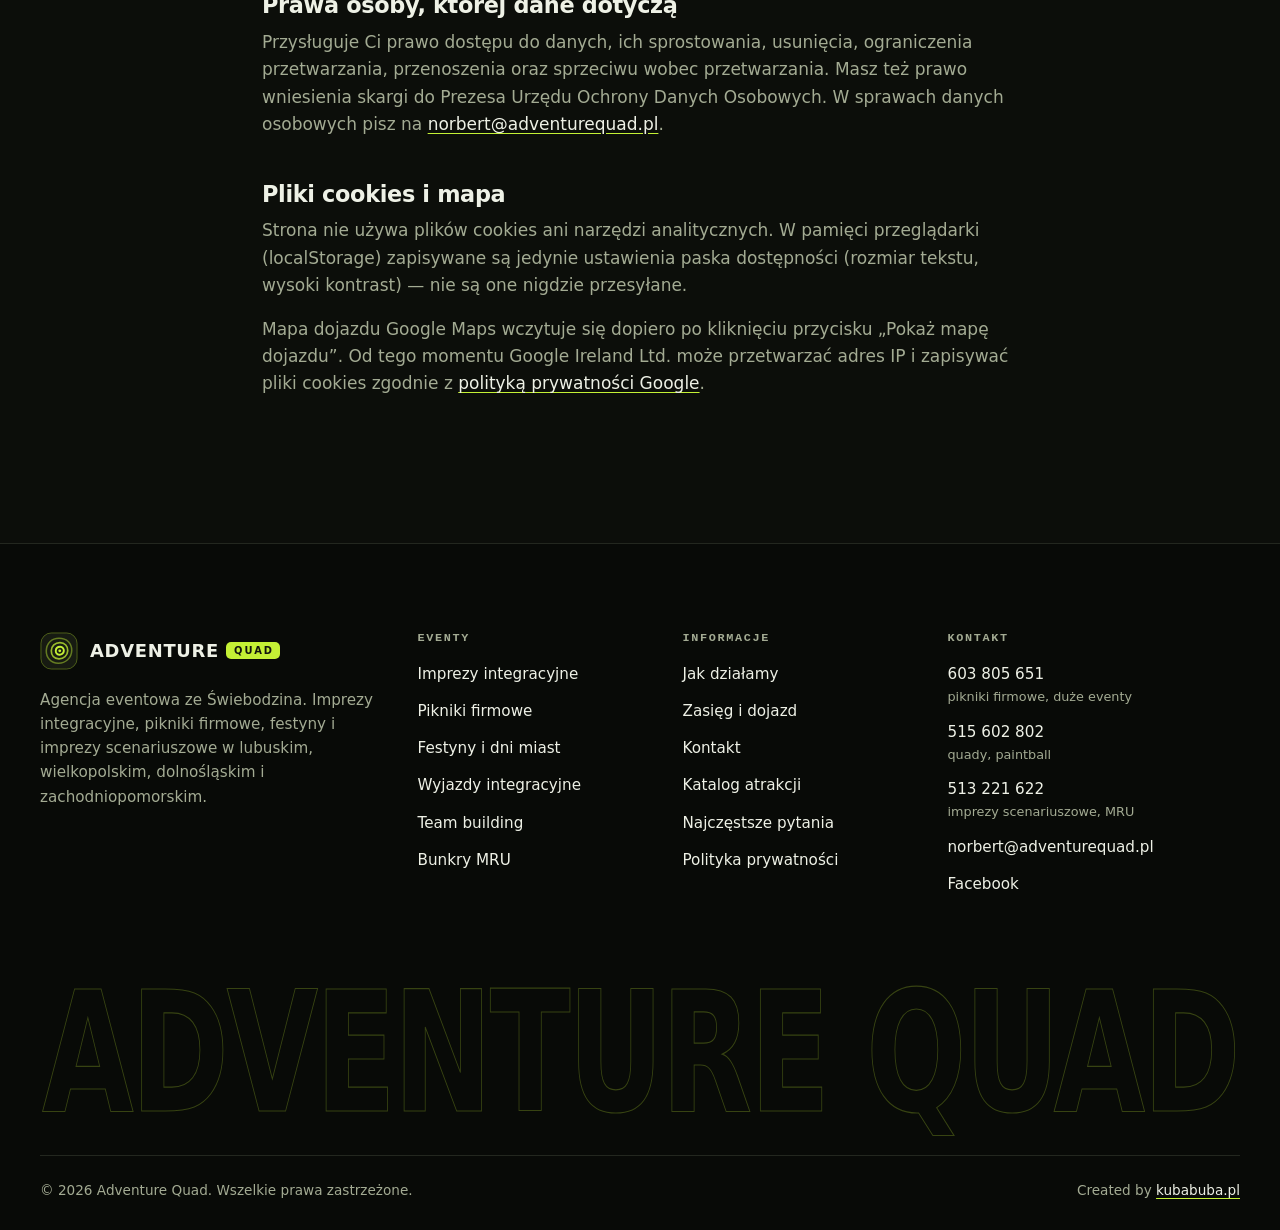
<file: polityka-prywatnosci.html>
<!doctype html>
<html lang="pl" class="no-js">
<head>
<meta charset="UTF-8">
<meta name="viewport" content="width=device-width, initial-scale=1.0">
<title>Polityka prywatności | Adventure Quad</title>
<meta name="description" content="Polityka prywatności strony Adventure Quad — zasady przetwarzania danych osób kontaktujących się z firmą, hosting, mapa i pliki cookies.">
<meta name="robots" content="noindex, follow">
<meta name="theme-color" content="#0c0e0a">
<link rel="icon" type="image/svg+xml" href="favicon.svg">
<link rel="stylesheet" href="assets/css/style.css">
<script>/* DEMO: wariant kolorystyczny (?motyw=… lub zapamiętany) — usunąć przed PROD */(function(d){d.classList.remove("no-js");try{var m=new URLSearchParams(location.search).get("motyw")||localStorage.getItem("aq-theme");if(m&&m!=="teren")d.setAttribute("data-theme",m);}catch(e){}})(document.documentElement);</script>
</head>
<body data-page="polityka" class="nav-solid">

<div id="header-placeholder"></div>

<main id="main">
  <section class="page-hero" aria-labelledby="pp-title">
    <canvas data-topo="soft" aria-hidden="true"></canvas>
    <div class="container">
      <p class="eyebrow">Informacje</p>
      <h1 id="pp-title">Polityka prywatności</h1>
    </div>
  </section>

  <section class="section">
    <div class="container legal">
      <h2>Administrator danych</h2>
      <!-- TODO: potwierdzić z klientem pełną nazwę firmy i właściciela (dane poniżej ze starej strony) -->
      <p>Administratorem danych osobowych osób kontaktujących się z firmą telefonicznie lub e-mailem jest Adventure Quad, Kupienino 14, 66-200 Świebodzin, NIP 9271461746, REGON 978108378. Kontakt: <a href="mailto:norbert@adventurequad.pl">norbert@adventurequad.pl</a>, tel. <a href="tel:+48603805651">603 805 651</a>.</p>

      <h2>Zakres i cel przetwarzania danych</h2>
      <p>Strona nie zawiera formularzy i nie zbiera danych osobowych. Jeśli skontaktujesz się z nami telefonicznie lub e-mailem, przetwarzamy dane, które sam przekażesz (np. imię i nazwisko, nazwę firmy, numer telefonu, adres e-mail, szczegóły planowanego wydarzenia) — wyłącznie w celu odpowiedzi, przygotowania propozycji programu i wyceny oraz dalszego kontaktu w tej sprawie.</p>

      <h2>Podstawa prawna</h2>
      <p>Działania na żądanie osoby, której dane dotyczą, przed zawarciem umowy (art. 6 ust. 1 lit. b RODO) oraz prawnie uzasadniony interes administratora polegający na prowadzeniu korespondencji (art. 6 ust. 1 lit. f RODO).</p>

      <h2>Hosting strony</h2>
      <p>Strona jest hostowana w usłudze GitHub Pages (GitHub, Inc., USA). Serwery GitHub zapisują w logach technicznych adres IP odwiedzającego i informacje o przeglądarce — wyłącznie w celu zapewnienia działania i bezpieczeństwa usługi (art. 6 ust. 1 lit. f RODO). Przekazanie danych do USA odbywa się na podstawie decyzji Komisji Europejskiej w sprawie EU-U.S. Data Privacy Framework (art. 45 RODO) lub standardowych klauzul umownych. Więcej informacji: <a href="https://docs.github.com/en/site-policy/privacy-policies/github-general-privacy-statement" target="_blank" rel="noopener noreferrer">oświadczenie o prywatności GitHub</a>.</p>

      <h2>Okres przechowywania</h2>
      <p>Korespondencję przechowujemy przez czas potrzebny do obsługi zapytania, a jeśli dojdzie do zawarcia umowy — przez okres wynikający z przepisów (np. podatkowych) oraz przedawnienia roszczeń.</p>

      <h2>Prawa osoby, której dane dotyczą</h2>
      <p>Przysługuje Ci prawo dostępu do danych, ich sprostowania, usunięcia, ograniczenia przetwarzania, przenoszenia oraz sprzeciwu wobec przetwarzania. Masz też prawo wniesienia skargi do Prezesa Urzędu Ochrony Danych Osobowych. W sprawach danych osobowych pisz na <a href="mailto:norbert@adventurequad.pl">norbert@adventurequad.pl</a>.</p>

      <h2>Pliki cookies i mapa</h2>
      <p>Strona nie używa plików cookies ani narzędzi analitycznych. W pamięci przeglądarki (localStorage) zapisywane są jedynie ustawienia paska dostępności (rozmiar tekstu, wysoki kontrast) — nie są one nigdzie przesyłane.</p>
      <p>Mapa dojazdu Google Maps wczytuje się dopiero po kliknięciu przycisku „Pokaż mapę dojazdu”. Od tego momentu Google Ireland Ltd. może przetwarzać adres IP i zapisywać pliki cookies zgodnie z <a href="https://policies.google.com/privacy?hl=pl" target="_blank" rel="noopener noreferrer">polityką prywatności Google</a>.</p>
    </div>
  </section>
</main>

<div id="footer-placeholder"></div>

<script src="assets/js/components.js"></script>
<script src="assets/js/demo-theme.js"></script>
<script src="assets/js/topo.js"></script>
</body>
</html>
</file>
<file: assets/css/style.css>
/* ==========================================================================
   Adventure Quad — style.css
   Ciemny motyw „nocny teren” + limonka. Bez frameworków, bez zewnętrznych fontów.
   ========================================================================== */

:root {
  /* Kolory — motyw domyślny „Nocny teren” (pozostałe warianty na końcu pliku).
     --lime = kolor akcentu (nazwa historyczna), --accent-ink = tekst na tle akcentu,
     --sand / --ink = sekcje „piaskowe”, --topo-rgb = kolor poziomic na canvasie. */
  --bg: #0c0e0a;
  --bg-2: #11140e;
  --surface: #171b12;
  --surface-2: #1f2418;
  --line: rgba(230, 240, 205, 0.12);
  --line-strong: rgba(230, 240, 205, 0.22);
  --text: #eef1e6;
  --text-muted: #a3ab93;
  --text-soft: #c9cfbb;
  --lime: #c4f135;
  --accent-ink: #12150e;
  --ink: #12150e;
  --sand: #f1efe6;
  --sand-2: #e6e3d6;
  --sand-card: #ffffff;
  --ink-muted: #545a49;
  --accent-deep: #4a6400;
  --hero-glow: #151a10;
  --footer-bg: #080a07;
  --topo-rgb: 196, 241, 53;
  --lime-soft: color-mix(in srgb, var(--lime) 14%, transparent);
  --lime-glow: color-mix(in srgb, var(--lime) 35%, transparent);
  color-scheme: dark;

  /* Typografia */
  --font: "Inter", system-ui, -apple-system, "Segoe UI", Roboto, "Helvetica Neue", Arial, sans-serif;
  --font-mono: ui-monospace, "SF Mono", "Cascadia Mono", "Segoe UI Mono", Consolas, monospace;

  /* Układ */
  --container: 1200px;
  --gutter: clamp(16px, 4vw, 32px);
  --radius: 20px;
  --radius-sm: 12px;
  --nav-h: 72px;
  --ease: cubic-bezier(.2, .7, .2, 1);
}

/* ── Reset / baza ─────────────────────────────────────── */
*, *::before, *::after { box-sizing: border-box; }
html { -webkit-text-size-adjust: 100%; scroll-behavior: smooth; scroll-padding-top: calc(var(--nav-h) + 16px); }
body {
  margin: 0;
  font-family: var(--font);
  font-size: 1.0625rem;
  line-height: 1.6;
  color: var(--text);
  background: var(--bg);
  -webkit-font-smoothing: antialiased;
  text-rendering: optimizeLegibility;
  overflow-x: hidden;
}
img, svg, canvas { display: block; max-width: 100%; }
.ic { fill: none; stroke: currentColor; stroke-width: 1.8; stroke-linecap: round; stroke-linejoin: round; }
a { color: inherit; text-decoration-color: var(--lime); text-underline-offset: 3px; }
button, input, select, textarea { font: inherit; color: inherit; }
h1, h2, h3, h4 { margin: 0 0 .5em; line-height: 1.05; letter-spacing: -0.025em; font-weight: 800; text-wrap: balance; }
p { margin: 0 0 1em; text-wrap: pretty; }
ul, ol { margin: 0; padding: 0; }
::selection { background: var(--lime); color: var(--accent-ink); }

:focus-visible { outline: 3px solid var(--lime); outline-offset: 3px; border-radius: 6px; }
.on-sand :focus-visible { outline-color: var(--accent-deep); }

.skip-link {
  position: absolute; left: 16px; top: -100px; z-index: 1000;
  background: var(--lime); color: var(--accent-ink); padding: 10px 16px; border-radius: 10px; font-weight: 700; text-decoration: none;
}
.skip-link:focus { top: 12px; }

.visually-hidden {
  position: absolute !important; width: 1px; height: 1px; padding: 0; margin: -1px;
  overflow: hidden; clip: rect(0 0 0 0); white-space: nowrap; border: 0;
}

/* ── Układ ────────────────────────────────────────────── */
.container { width: 100%; max-width: calc(var(--container) + 2 * var(--gutter)); margin: 0 auto; padding: 0 var(--gutter); }
.section { padding: clamp(72px, 10vw, 136px) 0; position: relative; }
.section-tight { padding: clamp(56px, 7vw, 96px) 0; }
.on-sand { background: var(--sand); color: var(--ink); }
.on-sand .muted, .on-sand p { color: var(--ink-muted); }
.on-sand h2, .on-sand h3 { color: var(--ink); }
.bg-2 { background: var(--bg-2); }

.eyebrow {
  display: inline-flex; align-items: center; gap: 10px;
  margin: 0 0 18px;
  font-family: var(--font-mono);
  font-size: .78rem; font-weight: 600; letter-spacing: .14em; text-transform: uppercase;
  color: var(--lime);
}
.eyebrow::before { content: ""; width: 26px; height: 2px; background: currentColor; border-radius: 2px; }
.on-sand .eyebrow { color: var(--accent-deep); }

.section-head { max-width: 760px; margin-bottom: clamp(36px, 5vw, 64px); }
.section-head h2 { font-size: clamp(2rem, 4.6vw, 3.5rem); }
.section-head p { font-size: 1.125rem; color: var(--text-muted); max-width: 620px; }
.on-sand .section-head p { color: var(--ink-muted); }
.section-head.center { margin-left: auto; margin-right: auto; text-align: center; }
.section-head.center p { margin-left: auto; margin-right: auto; }
.section-head.center .eyebrow::after { content: ""; width: 26px; height: 2px; background: currentColor; border-radius: 2px; }

.hl { color: var(--lime); }
.on-sand .hl { color: var(--accent-deep); }
.muted { color: var(--text-muted); }

/* ── Przyciski ────────────────────────────────────────── */
.btn {
  display: inline-flex; align-items: center; justify-content: center; gap: 10px;
  min-height: 52px; padding: 14px 26px;
  border-radius: 999px; border: 1.5px solid transparent;
  font-weight: 700; font-size: 1rem; line-height: 1.2; text-decoration: none; cursor: pointer;
  transition: transform .25s var(--ease), box-shadow .25s var(--ease), background .2s, border-color .2s, color .2s;
}
.btn svg { width: 18px; height: 18px; flex: none; }
.btn-primary { background: var(--lime); color: var(--accent-ink); }
.btn-primary:hover { transform: translateY(-2px); box-shadow: 0 14px 34px -12px var(--lime-glow); }
.btn-ghost { border-color: var(--line-strong); color: var(--text); background: color-mix(in srgb, var(--bg) 35%, transparent); backdrop-filter: blur(6px); }
.btn-ghost:hover { border-color: var(--lime); color: var(--lime); }
.btn-dark { background: var(--ink); color: var(--sand); }
.btn-dark:hover { transform: translateY(-2px); box-shadow: 0 14px 30px -14px rgba(0,0,0,.6); }
.btn .arrow { transition: transform .25s var(--ease); }
.btn:hover .arrow { transform: translateX(4px); }

.link-arrow {
  display: inline-flex; align-items: center; gap: 8px;
  font-weight: 700; color: var(--lime); text-decoration: none;
}
.link-arrow svg { width: 16px; height: 16px; transition: transform .25s var(--ease); }
.link-arrow:hover svg { transform: translateX(4px); }
.on-sand .link-arrow { color: var(--accent-deep); }

/* ── Nawigacja ────────────────────────────────────────── */
#navbar {
  position: fixed; inset: 0 0 auto 0; z-index: 900;
  height: var(--nav-h);
  transition: border-color .3s;
  border-bottom: 1px solid transparent;
}
/* Tło i rozmycie na pseudo-elemencie, nie na samym #navbar: backdrop-filter na rodzicu
   tworzy blok zawierający dla position:fixed i menu mobilne (fixed, inset:0) zostałoby
   przycięte do wysokości paska. */
#navbar::before {
  content: ""; position: absolute; inset: 0; z-index: -1; pointer-events: none;
  background: transparent; transition: background .3s;
}
#navbar.scrolled, body.nav-solid #navbar { border-bottom-color: var(--line); }
#navbar.scrolled::before, body.nav-solid #navbar::before {
  background: color-mix(in srgb, var(--bg) 82%, transparent);
  -webkit-backdrop-filter: blur(14px) saturate(140%);
  backdrop-filter: blur(14px) saturate(140%);
}
body.nav-open #navbar { border-bottom-color: transparent; }
.nav-inner { height: var(--nav-h); display: flex; align-items: center; justify-content: space-between; gap: 24px; }
.nav-logo { display: inline-flex; align-items: center; gap: 12px; text-decoration: none; color: var(--text); flex: none; }
.nav-logo svg { width: 38px; height: 38px; }
.logo-mark { color: var(--lime); }
.wordmark { display: inline-flex; align-items: center; gap: 7px; font-weight: 900; font-size: 1.12rem; letter-spacing: .04em; line-height: 1; }
.wordmark .tag {
  font-size: .62rem; letter-spacing: .2em; padding: 4px 6px 4px 8px; border-radius: 5px;
  background: var(--lime); color: var(--accent-ink);
}
.nav-links { display: flex; align-items: center; gap: 6px; list-style: none; }
.nav-links a {
  display: inline-flex; align-items: center; gap: 8px;
  padding: 10px 14px; border-radius: 999px;
  color: var(--text-muted); text-decoration: none; font-weight: 600; font-size: .95rem;
  transition: color .2s, background .2s;
}
.nav-links a:hover { color: var(--text); background: color-mix(in srgb, var(--text) 5%, transparent); }
.nav-links a.active { color: var(--text); }
.nav-links a.active::after { content: ""; width: 6px; height: 6px; border-radius: 50%; background: var(--lime); }
.nav-links .nav-cta { background: var(--lime); color: var(--accent-ink); margin-left: 8px; padding: 10px 18px; }
.nav-links .nav-cta:hover { background: var(--lime); color: var(--accent-ink); box-shadow: 0 10px 24px -12px var(--lime-glow); }
.nav-links .nav-cta svg { width: 16px; height: 16px; }

.hamburger {
  display: none; width: 46px; height: 46px; border-radius: 12px;
  background: color-mix(in srgb, var(--text) 6%, transparent); border: 1px solid var(--line); cursor: pointer;
  position: relative; z-index: 2;
}
.hamburger span { position: absolute; left: 12px; right: 12px; height: 2px; background: var(--text); border-radius: 2px; transition: transform .3s var(--ease), opacity .2s; }
.hamburger span:nth-child(1) { top: 15px; }
.hamburger span:nth-child(2) { top: 22px; }
.hamburger span:nth-child(3) { top: 29px; }
.hamburger.open span:nth-child(1) { transform: translateY(7px) rotate(45deg); }
.hamburger.open span:nth-child(2) { opacity: 0; }
.hamburger.open span:nth-child(3) { transform: translateY(-7px) rotate(-45deg); }

@media (max-width: 960px) {
  .hamburger { display: block; }
  .nav-links {
    position: fixed; inset: 0; z-index: 1;
    flex-direction: column; align-items: stretch; justify-content: center; gap: 4px;
    padding: calc(var(--nav-h) + 24px) var(--gutter) 40px;
    background: var(--bg);
    opacity: 0; visibility: hidden; transform: translateY(-12px);
    transition: opacity .3s, transform .3s var(--ease), visibility 0s .3s;
  }
  .nav-links.open { opacity: 1; visibility: visible; transform: none; transition: opacity .3s, transform .3s var(--ease); }
  .nav-links a { font-size: 1.6rem; font-weight: 800; color: var(--text); padding: 12px 8px; border-radius: 12px; letter-spacing: -0.02em; }
  .nav-links .nav-cta {
    display: flex; width: 100%; margin: 24px 0 0; justify-content: center; gap: 12px;
    padding: 18px 20px; border-radius: 16px;
    font-size: 1.5rem; font-weight: 800; letter-spacing: .06em; font-variant-numeric: tabular-nums; line-height: 1;
  }
  .nav-links .nav-cta svg { width: 22px; height: 22px; }
  .nav-logo { position: relative; z-index: 2; }
}

/* ── Hero ─────────────────────────────────────────────── */
.hero {
  position: relative; isolation: isolate;
  min-height: 100vh; min-height: 100svh;
  display: flex; flex-direction: column; justify-content: center;
  padding: calc(var(--nav-h) + 48px) 0 0;
  overflow: hidden;
  background: radial-gradient(120% 90% at 70% 40%, var(--hero-glow) 0%, var(--bg) 60%);
}
.hero-canvas { position: absolute; inset: 0; width: 100%; height: 100%; z-index: -2; }
.hero::before {
  content: ""; position: absolute; inset: 0; z-index: -1; pointer-events: none;
  background:
    linear-gradient(90deg, color-mix(in srgb, var(--bg) 94%, transparent) 0%, color-mix(in srgb, var(--bg) 72%, transparent) 38%, color-mix(in srgb, var(--bg) 12%, transparent) 72%, color-mix(in srgb, var(--bg) 0%, transparent) 100%),
    linear-gradient(0deg, var(--bg) 0%, color-mix(in srgb, var(--bg) 0%, transparent) 28%);
}
.hero-content { position: relative; max-width: 860px; }
.hero h1 {
  font-size: clamp(2.5rem, 8vw, 6.4rem);
  line-height: .98; letter-spacing: -0.045em; margin-bottom: 30px;
}
.hero h1 .line { display: block; }
.squiggle { position: relative; display: inline-block; font-style: normal; color: var(--lime); white-space: nowrap; }
.squiggle svg { position: absolute; left: -2%; width: 104%; bottom: -.12em; height: .2em; overflow: visible; }
.squiggle path { fill: none; stroke: var(--lime); stroke-width: 4; stroke-linecap: round; stroke-dasharray: 1; stroke-dashoffset: 1; animation: draw 1.1s .9s var(--ease) forwards; }
@keyframes draw { to { stroke-dashoffset: 0; } }
.hero-kicker { font-size: clamp(1.25rem, 2.3vw, 1.8rem); font-weight: 700; letter-spacing: -0.02em; line-height: 1.25; margin-bottom: 14px; color: var(--text); }
.rotator { display: inline-block; position: relative; color: var(--lime); white-space: nowrap; padding: 0 .3em; margin-left: .1em; border-radius: 8px; background: var(--lime-soft); }
.rotator-word { display: inline-block; transition: transform .45s var(--ease), opacity .35s; will-change: transform; }
.rotator-word.is-out { transform: translateY(-60%); opacity: 0; }
.rotator-word.is-in { transform: translateY(60%); opacity: 0; transition: none; }
.hero-lead { font-size: clamp(1.05rem, 1.4vw, 1.2rem); color: var(--text-soft); max-width: 600px; margin-bottom: 36px; }

/* wejście hero */
.intro { animation: rise .9s var(--ease) both; animation-delay: var(--d, 0s); }
@keyframes rise { from { opacity: 0; transform: translateY(28px); } }
.hero-actions { display: flex; flex-wrap: wrap; gap: 14px; }

.hero-stats {
  list-style: none;
  display: grid; grid-template-columns: repeat(4, 1fr);
  margin-top: clamp(56px, 9vh, 110px);
  border-top: 1px solid var(--line);
}
.hero-stats li { padding: 26px 24px 30px 0; }
.hero-stats li + li { padding-left: 24px; border-left: 1px solid var(--line); }
.stat-num { display: block; font-size: clamp(2rem, 3.6vw, 3rem); font-weight: 800; letter-spacing: -0.04em; line-height: 1; margin-bottom: 8px; font-variant-numeric: tabular-nums; }
.stat-num .unit { color: var(--lime); }
.stat-label { font-size: .92rem; color: var(--text-muted); line-height: 1.4; display: block; }

.hero-hud {
  position: absolute; right: var(--gutter); top: calc(var(--nav-h) + 36px); z-index: 1;
  display: flex; flex-direction: column; align-items: flex-end; gap: 6px;
  font-family: var(--font-mono); font-size: .72rem; letter-spacing: .08em; color: var(--text-muted);
  pointer-events: none; user-select: none;
}
.hero-hud .hud-row { display: inline-flex; gap: 10px; align-items: center; padding: 6px 10px; border: 1px solid var(--line); border-radius: 8px; background: color-mix(in srgb, var(--bg) 55%, transparent); backdrop-filter: blur(4px); }
.hero-hud .hud-dot { width: 7px; height: 7px; border-radius: 50%; background: var(--lime); box-shadow: 0 0 0 4px var(--lime-soft); animation: pulse 2s infinite; }
.hero-hud strong { color: var(--text); font-weight: 600; }
@keyframes pulse { 50% { box-shadow: 0 0 0 8px color-mix(in srgb, var(--lime) 0%, transparent); } }

@media (max-width: 1100px) { .hero-hud { display: none; } }
@media (max-width: 760px) {
  .hero { padding-top: calc(var(--nav-h) + 32px); }
  .hero::before { background: linear-gradient(180deg, color-mix(in srgb, var(--bg) 55%, transparent) 0%, color-mix(in srgb, var(--bg) 82%, transparent) 55%, var(--bg) 100%); }
  .hero-stats { grid-template-columns: 1fr 1fr; }
  .hero-stats li { padding: 20px 12px 22px 0; }
  .hero-stats li + li { padding-left: 0; border-left: 0; }
  .hero-stats li:nth-child(even) { padding-left: 16px; border-left: 1px solid var(--line); }
  .hero-stats li:nth-child(n+3) { border-top: 1px solid var(--line); }
  .hero-actions .btn { flex: 1 1 100%; }
}

/* ── Taśmy (marquee) ──────────────────────────────────── */
.tapes { position: relative; padding: 46px 0 52px; overflow: hidden; }
.tape { display: flex; overflow: hidden; white-space: nowrap; user-select: none; }
.tape-track { display: flex; flex: none; animation: tape 48s linear infinite; }
.tape-item { display: inline-flex; align-items: center; gap: 22px; padding: 0 22px; font-weight: 800; font-size: clamp(1.1rem, 2vw, 1.5rem); letter-spacing: -0.01em; text-transform: uppercase; }
.tape-item::after { content: ""; width: 10px; height: 10px; border-radius: 50%; background: currentColor; opacity: .5; }
.tape-1 { background: var(--lime); color: var(--accent-ink); padding: 16px 0; transform: rotate(-2deg) scale(1.04); position: relative; z-index: 2; box-shadow: 0 20px 40px -20px rgba(0,0,0,.7); }
.tape-2 { color: var(--text-muted); border-block: 1px solid var(--line); padding: 14px 0; transform: rotate(1.6deg) scale(1.04); position: absolute; left: 0; right: 0; top: 50%; translate: 0 -50%; }
.tape-2 .tape-track { animation-direction: reverse; animation-duration: 60s; }
.tape-2 .tape-item { font-weight: 600; -webkit-text-stroke: 0; }
@keyframes tape { to { transform: translateX(-50%); } }

/* ── Karty eventów ────────────────────────────────────── */
.cards-grid { display: grid; grid-template-columns: repeat(3, 1fr); gap: 18px; }
@media (max-width: 1000px) { .cards-grid { grid-template-columns: repeat(2, 1fr); } }
@media (max-width: 640px) { .cards-grid { grid-template-columns: 1fr; } }

.card {
  position: relative; isolation: isolate; overflow: hidden;
  display: flex; flex-direction: column;
  padding: 30px 28px 28px;
  background: var(--surface); border: 1px solid var(--line); border-radius: var(--radius);
  transition: border-color .3s, transform .35s var(--ease);
}
.spotlight::before {
  content: ""; position: absolute; inset: 0; z-index: -1; pointer-events: none;
  background: radial-gradient(420px circle at var(--mx, 50%) var(--my, 0%), color-mix(in srgb, var(--lime) 13%, transparent), transparent 45%);
  opacity: 0; transition: opacity .35s;
}
.spotlight:hover::before { opacity: 1; }
.card:hover { border-color: color-mix(in srgb, var(--lime) 45%, transparent); transform: translateY(-4px); }
.card-num { position: absolute; top: 26px; right: 26px; font-family: var(--font-mono); font-size: .78rem; color: var(--text-muted); letter-spacing: .1em; }
.card-icon {
  width: 56px; height: 56px; border-radius: 16px; display: grid; place-items: center;
  background: var(--lime-soft); color: var(--lime); margin-bottom: 26px;
  transition: transform .35s var(--ease), background .3s, color .3s;
}
.card-icon svg { width: 28px; height: 28px; }
.card:hover .card-icon { transform: rotate(-6deg) scale(1.06); background: var(--lime); color: var(--accent-ink); }
.card h3 { font-size: 1.4rem; margin-bottom: 10px; }
.card p { color: var(--text-muted); font-size: 1rem; margin-bottom: 22px; }
.card .link-arrow { margin-top: auto; font-size: .95rem; }
.card-link::after { content: ""; position: absolute; inset: 0; z-index: 1; }

/* ── Sekcja „cały event” (piasek) ─────────────────────── */
.split { display: grid; grid-template-columns: 1.05fr 1fr; gap: clamp(36px, 6vw, 96px); align-items: start; }
@media (max-width: 900px) { .split { grid-template-columns: 1fr; } }
.split-lead h2 { font-size: clamp(2rem, 4.6vw, 3.5rem); }
.split-lead p { font-size: 1.125rem; }
.big-quote { margin-top: 32px; padding: 22px 24px; border-left: 4px solid var(--accent-deep); background: var(--sand-2); border-radius: 0 14px 14px 0; font-weight: 600; color: var(--ink) !important; }

.features { display: grid; grid-template-columns: 1fr 1fr; gap: 14px; list-style: none; }
@media (max-width: 520px) { .features { grid-template-columns: 1fr; } }
.feature { background: var(--sand-card); border: 1px solid color-mix(in srgb, var(--ink) 8%, transparent); border-radius: 18px; padding: 24px 22px; }
.feature-icon { width: 44px; height: 44px; border-radius: 12px; display: grid; place-items: center; background: var(--ink); color: var(--lime); margin-bottom: 16px; }
.feature-icon svg { width: 22px; height: 22px; }
.feature h3 { font-size: 1.1rem; margin-bottom: 6px; letter-spacing: -0.01em; }
.feature p { font-size: .95rem; margin: 0; }

/* ── Trasa (proces) ───────────────────────────────────── */
.route { position: relative; }
.route-svg { position: absolute; inset: 0; width: 100%; height: 100%; overflow: visible; pointer-events: none; }
.route-base { fill: none; stroke: var(--line-strong); stroke-width: 2; stroke-dasharray: 2 10; stroke-linecap: round; }
.route-progress { fill: none; stroke: var(--lime); stroke-width: 3; stroke-linecap: round; filter: drop-shadow(0 0 6px color-mix(in srgb, var(--lime) 50%, transparent)); }
.route-rider { fill: var(--lime); }
.route-rider-ring { fill: none; stroke: var(--lime); stroke-width: 2; opacity: .5; transform-box: fill-box; transform-origin: center; animation: ring 1.8s ease-out infinite; }
@keyframes ring { from { transform: scale(.6); opacity: .7; } to { transform: scale(2.2); opacity: 0; } }

.route-steps { list-style: none; position: relative; display: grid; gap: clamp(28px, 5vw, 56px); }
.route-step { display: grid; grid-template-columns: 1fr 88px 1fr; align-items: center; }
.route-dot {
  grid-column: 2; justify-self: center;
  width: 22px; height: 22px; border-radius: 50%;
  background: var(--bg); border: 2px solid var(--line-strong);
  transition: background .3s, border-color .3s, box-shadow .3s; position: relative; z-index: 1;
}
.route-step.reached .route-dot { background: var(--lime); border-color: var(--lime); box-shadow: 0 0 0 6px var(--lime-soft); }
.route-card {
  grid-row: 1; padding: 28px 28px 24px; border-radius: var(--radius);
  background: var(--surface); border: 1px solid var(--line);
  transition: border-color .4s, transform .5s var(--ease), opacity .5s;
}
.route-step:nth-child(odd) .route-card { grid-column: 1; }
.route-step:nth-child(even) .route-card { grid-column: 3; }
.route-step.reached .route-card { border-color: color-mix(in srgb, var(--lime) 35%, transparent); }
.route-num { font-family: var(--font-mono); font-size: .8rem; letter-spacing: .12em; color: var(--lime); display: block; margin-bottom: 12px; }
.route-card h3 { font-size: 1.35rem; margin-bottom: 8px; }
.route-card p { color: var(--text-muted); margin: 0; font-size: 1rem; }
.route-finish { display: flex; justify-content: center; margin-top: 36px; }
.route-flag {
  display: inline-flex; align-items: center; gap: 10px; padding: 10px 18px; border-radius: 999px;
  font-family: var(--font-mono); font-size: .8rem; letter-spacing: .14em; text-transform: uppercase;
  border: 1px dashed var(--line-strong); color: var(--text-muted); background: var(--bg);
  transition: color .3s, border-color .3s; position: relative; z-index: 1;
}
.route.done .route-flag { color: var(--lime); border-color: var(--lime); border-style: solid; }
.route-flag svg { width: 16px; height: 16px; }

@media (max-width: 760px) {
  .route-step { grid-template-columns: 40px 1fr; gap: 14px; align-items: start; }
  .route-dot { grid-column: 1; grid-row: 1; margin-top: 30px; }
  .route-step:nth-child(odd) .route-card, .route-step:nth-child(even) .route-card { grid-column: 2; }
  .route-card { padding: 22px 20px 20px; }
  .route-finish { justify-content: flex-start; padding-left: 0; }
}

/* ── Pasek MRU ────────────────────────────────────────── */
.feature-band { position: relative; isolation: isolate; overflow: hidden; border-radius: 28px; border: 1px solid var(--line); background: var(--surface); }
.feature-band canvas { position: absolute; inset: 0; width: 100%; height: 100%; z-index: -1; opacity: .9; }
.feature-band::before { content: ""; position: absolute; inset: 0; z-index: -1; background: linear-gradient(90deg, color-mix(in srgb, var(--surface) 97%, transparent) 0%, color-mix(in srgb, var(--surface) 85%, transparent) 45%, color-mix(in srgb, var(--surface) 35%, transparent) 100%); }
.feature-band-inner { padding: clamp(36px, 6vw, 72px); max-width: 680px; }
.feature-band h2 { font-size: clamp(1.9rem, 4vw, 3rem); }
.feature-band p { color: var(--text-soft); font-size: 1.08rem; }
.facts { list-style: none; display: flex; flex-wrap: wrap; gap: 10px 26px; margin: 26px 0 30px; }
.facts li { display: flex; flex-direction: column; }
.facts strong { font-size: 1.8rem; font-weight: 800; letter-spacing: -0.03em; color: var(--lime); line-height: 1.1; }
.facts span { font-size: .85rem; color: var(--text-muted); }

/* ── Dla kogo ─────────────────────────────────────────── */
.audience { display: grid; grid-template-columns: repeat(4, 1fr); gap: 14px; list-style: none; }
@media (max-width: 1000px) { .audience { grid-template-columns: 1fr 1fr; } }
@media (max-width: 560px) { .audience { grid-template-columns: 1fr; } }
.aud-card { background: var(--sand-card); border: 1px solid color-mix(in srgb, var(--ink) 8%, transparent); border-radius: 20px; padding: 28px 24px; display: flex; flex-direction: column; transition: transform .35s var(--ease), box-shadow .35s; }
.aud-card:hover { transform: translateY(-4px); box-shadow: 0 24px 40px -28px color-mix(in srgb, var(--ink) 35%, transparent); }
.aud-icon { width: 48px; height: 48px; display: grid; place-items: center; border-radius: 14px; background: var(--ink); color: var(--lime); margin-bottom: 20px; }
.aud-icon svg { width: 24px; height: 24px; }
.aud-card h3 { font-size: 1.2rem; margin-bottom: 8px; letter-spacing: -0.015em; }
.aud-card p { font-size: .96rem; margin: 0; }

/* ── Zasięg (radar) ───────────────────────────────────── */
.reach { display: grid; grid-template-columns: 1fr 1.05fr; gap: clamp(32px, 6vw, 80px); align-items: center; }
@media (max-width: 900px) { .reach { grid-template-columns: 1fr; } }
.reach h2 { font-size: clamp(2rem, 4.4vw, 3.3rem); }
.reach-text p { color: var(--text-muted); font-size: 1.1rem; }
.city-list { list-style: none; display: flex; flex-wrap: wrap; gap: 8px; margin-top: 26px; }
.city-list li { padding: 7px 13px; border: 1px solid var(--line-strong); border-radius: 999px; font-size: .9rem; font-weight: 600; color: var(--text); }
#zasieg { overflow: hidden; overflow: clip; }
.radar { position: relative; aspect-ratio: 1; width: 100%; max-width: 580px; margin: 0 auto; }
.radar svg { position: relative; z-index: 1; width: 100%; height: 100%; overflow: visible; }
.radar-sweep {
  position: absolute; inset: 1%; border-radius: 50%; z-index: 0;
  background: conic-gradient(from 0deg, color-mix(in srgb, var(--lime) 0%, transparent) 0deg, color-mix(in srgb, var(--lime) 0%, transparent) 300deg, color-mix(in srgb, var(--lime) 16%, transparent) 358deg, color-mix(in srgb, var(--lime) 0%, transparent) 360deg);
  animation: sweep 7s linear infinite;
}
@keyframes sweep { to { transform: rotate(360deg); } }
.radar .ring { fill: none; stroke: var(--line-strong); stroke-width: 1; stroke-dasharray: 3 6; }
.radar .ring-label { fill: var(--text-muted); font-family: var(--font-mono); font-size: 11px; letter-spacing: .08em; }
.radar .axis { stroke: var(--line); stroke-width: 1; }
.radar .region { fill: color-mix(in srgb, var(--text) 8%, transparent); font-size: 13px; font-weight: 800; letter-spacing: .3em; }
.radar .city circle { fill: var(--text); }
.radar .city text { fill: var(--text); font-size: 16px; font-weight: 600; }
.radar .city .ping { fill: none; stroke: var(--lime); stroke-width: 1.5; opacity: 0; }
.radar .city.lit circle:not(.ping) { fill: var(--lime); }
.radar .city.lit .ping { animation: ping 1.4s ease-out; }
@keyframes ping { from { r: 4; opacity: .9; } to { r: 22; opacity: 0; } }
.radar .home circle { fill: var(--lime); }
.radar .home .halo { fill: var(--lime-soft); }
.radar .home text { fill: var(--lime); font-weight: 800; font-size: 18px; }
.radar .mru text { fill: var(--text-muted); font-size: 14px; font-style: italic; }
.radar .mru path { fill: none; stroke: var(--text-muted); stroke-width: 1.4; }

/* ── FAQ ──────────────────────────────────────────────── */
.faq { max-width: 880px; margin: 0 auto; display: grid; gap: 12px; }
.faq details { background: var(--sand-card); border: 1px solid color-mix(in srgb, var(--ink) 9%, transparent); border-radius: 16px; transition: box-shadow .3s; }
.faq details[open] { box-shadow: 0 18px 40px -30px color-mix(in srgb, var(--ink) 40%, transparent); }
.faq summary {
  list-style: none; cursor: pointer; padding: 22px 64px 22px 24px; position: relative;
  font-weight: 700; font-size: 1.08rem; color: var(--ink); letter-spacing: -0.01em;
}
.faq summary::-webkit-details-marker { display: none; }
.faq summary::after {
  content: ""; position: absolute; right: 20px; top: 50%; width: 30px; height: 30px; margin-top: -15px; border-radius: 50%;
  background: linear-gradient(var(--lime), var(--lime)) center / 14px 2px no-repeat, linear-gradient(var(--lime), var(--lime)) center / 2px 14px no-repeat, var(--ink);
  transition: transform .3s var(--ease);
}
.faq details[open] summary::after { transform: rotate(45deg); }
.faq .faq-body { padding: 0 24px 22px; }
.faq .faq-body p { margin: 0; color: var(--ink-muted); }

/* ── Kontakt ──────────────────────────────────────────── */
.contact { display: grid; grid-template-columns: 1fr 1fr; gap: clamp(24px, 4vw, 48px); align-items: start; }
@media (max-width: 960px) { .contact { grid-template-columns: 1fr; } }
.phones { list-style: none; display: grid; gap: 10px; margin-bottom: 28px; }
.phone-card .num.mail { font-size: clamp(1rem, 2.2vw, 1.15rem); white-space: normal; overflow-wrap: anywhere; }
.prep { padding: 24px 26px 4px; border-radius: var(--radius); border: 1px dashed var(--line-strong); }
.prep h3 { font-size: 1.1rem; margin-bottom: 16px; letter-spacing: -0.01em; }
.prep .checklist { margin-bottom: 20px; color: var(--text-muted); }
.contact-side .map-box { aspect-ratio: 4 / 3; }
.contact-meta strong { color: var(--text); }
.phone-card {
  display: flex; align-items: center; justify-content: space-between; gap: 16px;
  padding: 16px 20px; border-radius: 16px; border: 1px solid var(--line); background: var(--surface);
  text-decoration: none; transition: border-color .25s, background .25s;
}
.phone-card:hover { border-color: var(--lime); background: var(--surface-2); }
.phone-card .topic { font-size: .85rem; color: var(--text-muted); display: block; line-height: 1.35; }
.phone-card .num { font-size: 1.25rem; font-weight: 800; letter-spacing: -0.01em; white-space: nowrap; }
.phone-card .call { flex: none; width: 42px; height: 42px; border-radius: 50%; display: grid; place-items: center; background: var(--lime-soft); color: var(--lime); transition: background .25s, color .25s; }
.phone-card:hover .call { background: var(--lime); color: var(--accent-ink); }
.phone-card .call svg { width: 18px; height: 18px; }
.phone-card.main { border-color: color-mix(in srgb, var(--lime) 40%, transparent); }
.contact-meta { list-style: none; display: grid; gap: 12px; margin: 26px 0; }
.contact-meta li { display: flex; gap: 14px; align-items: flex-start; color: var(--text-muted); }
.contact-meta svg { width: 20px; height: 20px; flex: none; margin-top: 3px; color: var(--lime); }
.contact-meta a { color: var(--text); font-weight: 600; }

.map-box { position: relative; border-radius: 18px; overflow: hidden; border: 1px solid var(--line); aspect-ratio: 16 / 10; background: var(--surface); }
.map-box iframe { position: absolute; inset: 0; width: 100%; height: 100%; border: 0; filter: grayscale(.4) contrast(1.05); }
.map-consent { position: absolute; inset: 0; display: flex; flex-direction: column; align-items: center; justify-content: center; gap: 14px; padding: 20px; text-align: center; }
.map-consent canvas { position: absolute; inset: 0; width: 100%; height: 100%; z-index: 0; opacity: .7; }
.map-consent > *:not(canvas) { position: relative; z-index: 1; }
.map-consent p { font-size: .85rem; color: var(--text-muted); max-width: 320px; margin: 0; }

/* ── Podstrony ────────────────────────────────────────── */
.page-hero {
  position: relative; isolation: isolate; overflow: hidden;
  padding: calc(var(--nav-h) + clamp(56px, 9vw, 120px)) 0 clamp(56px, 8vw, 100px);
  border-bottom: 1px solid var(--line);
}
.page-hero canvas { position: absolute; inset: 0; width: 100%; height: 100%; z-index: -2; }
.page-hero::before { content: ""; position: absolute; inset: 0; z-index: -1; background: linear-gradient(90deg, color-mix(in srgb, var(--bg) 95%, transparent) 0%, color-mix(in srgb, var(--bg) 70%, transparent) 50%, color-mix(in srgb, var(--bg) 25%, transparent) 100%); }
.page-hero h1 { font-size: clamp(2.4rem, 6vw, 4.8rem); letter-spacing: -0.04em; max-width: 900px; }
.page-hero .lead { font-size: 1.2rem; color: var(--text-soft); max-width: 660px; }
.jump { list-style: none; display: flex; flex-wrap: wrap; gap: 8px; margin-top: 30px; }
.jump a { display: inline-block; padding: 9px 16px; border-radius: 999px; border: 1px solid var(--line-strong); text-decoration: none; font-weight: 600; font-size: .92rem; background: color-mix(in srgb, var(--bg) 50%, transparent); transition: border-color .2s, color .2s; }
.jump a:hover { border-color: var(--lime); color: var(--lime); }

.offer-list { display: grid; gap: 20px; }
.offer {
  display: grid; grid-template-columns: 1.1fr 1fr; gap: clamp(24px, 4vw, 56px);
  padding: clamp(28px, 4vw, 48px); border-radius: 26px; border: 1px solid var(--line); background: var(--surface);
  position: relative; isolation: isolate; overflow: hidden;
}
@media (max-width: 900px) { .offer { grid-template-columns: 1fr; } }
.offer-head { display: flex; flex-direction: column; }
.offer-index { font-family: var(--font-mono); color: var(--lime); font-size: .82rem; letter-spacing: .14em; margin-bottom: 18px; display: flex; align-items: center; gap: 12px; }
.offer-index .card-icon { margin: 0; width: 48px; height: 48px; border-radius: 14px; }
.offer-index .card-icon svg { width: 24px; height: 24px; }
.offer h2 { font-size: clamp(1.7rem, 3.2vw, 2.4rem); }
.offer-head p { color: var(--text-muted); }
.on-sand .card-icon { background: var(--ink); color: var(--lime); }
.offer-side h3 { font-family: var(--font-mono); font-size: .76rem; letter-spacing: .14em; text-transform: uppercase; color: var(--text-muted); font-weight: 600; margin-bottom: 14px; }
.checklist { list-style: none; display: grid; gap: 10px; margin-bottom: 28px; }
.checklist li { display: flex; gap: 12px; align-items: flex-start; position: relative; }
.checklist li::before { content: ""; flex: none; width: 22px; height: 22px; margin-top: 2px; border-radius: 50%; background: var(--lime-soft); }
.checklist li::after {
  content: ""; position: absolute; left: 4px; top: 6px; width: 14px; height: 14px; background: var(--lime);
  -webkit-mask: url("data:image/svg+xml,%3Csvg xmlns='http://www.w3.org/2000/svg' viewBox='0 0 16 16'%3E%3Cpath d='M3 8.5l3 3 7-7.5' fill='none' stroke='black' stroke-width='2.4' stroke-linecap='round' stroke-linejoin='round'/%3E%3C/svg%3E") center / contain no-repeat;
          mask: url("data:image/svg+xml,%3Csvg xmlns='http://www.w3.org/2000/svg' viewBox='0 0 16 16'%3E%3Cpath d='M3 8.5l3 3 7-7.5' fill='none' stroke='black' stroke-width='2.4' stroke-linecap='round' stroke-linejoin='round'/%3E%3C/svg%3E") center / contain no-repeat;
}
.on-sand .checklist li::before { background: var(--ink); }
.tags { list-style: none; display: flex; flex-wrap: wrap; gap: 8px; }
.tags li { font-size: .85rem; font-weight: 600; padding: 6px 12px; border-radius: 8px; background: color-mix(in srgb, var(--text) 6%, transparent); border: 1px solid var(--line); }
.offer-head .btn-row { display: flex; flex-wrap: wrap; gap: 12px; margin-top: auto; padding-top: 18px; }

.catalog { display: grid; gap: clamp(40px, 6vw, 64px); }
.catalog-group h3 { font-size: 1.4rem; display: flex; align-items: center; gap: 14px; margin-bottom: 20px; }
.catalog-group h3 .card-icon { margin: 0; width: 44px; height: 44px; border-radius: 12px; }
.catalog-group h3 .card-icon svg { width: 22px; height: 22px; }
.catalog-grid { display: grid; grid-template-columns: repeat(auto-fill, minmax(250px, 1fr)); gap: 12px; list-style: none; }
.att { background: var(--sand-card); border-radius: 16px; padding: 20px 20px 18px; border: 1px solid color-mix(in srgb, var(--ink) 8%, transparent); display: flex; flex-direction: column; gap: 6px; }
.att h4 { font-size: 1.05rem; margin: 0; letter-spacing: -0.01em; color: var(--ink); }
.att p { font-size: .92rem; margin: 0 0 6px; }
.level { margin-top: auto; display: flex; align-items: center; gap: 8px; font-family: var(--font-mono); font-size: .7rem; letter-spacing: .1em; text-transform: uppercase; color: var(--ink-muted); }
.level-dots { display: inline-flex; gap: 3px; }
.level-dots i { width: 14px; height: 6px; border-radius: 3px; background: var(--sand-2); }
.level-dots i.on { background: var(--accent-deep); }

.cta-band {
  display: flex; flex-wrap: wrap; align-items: center; justify-content: space-between; gap: 24px;
  padding: clamp(32px, 5vw, 56px); border-radius: 28px; background: var(--lime); color: var(--accent-ink);
}
.cta-band h2 { font-size: clamp(1.8rem, 3.6vw, 2.8rem); margin: 0 0 6px; max-width: 640px; }
.cta-band p { margin: 0; color: color-mix(in srgb, var(--accent-ink) 78%, transparent); font-weight: 500; }
.cta-band .btn-row { display: flex; flex-wrap: wrap; gap: 12px; }
.cta-band .btn-ghost { background: transparent; border-color: color-mix(in srgb, var(--accent-ink) 35%, transparent); color: var(--accent-ink); backdrop-filter: none; }
.cta-band .btn-ghost:hover { border-color: var(--accent-ink); color: var(--accent-ink); }

/* Polityka */
.legal { max-width: 820px; }
.legal h2 { font-size: 1.4rem; margin-top: 2em; letter-spacing: -0.015em; }
.legal p, .legal li { color: var(--text-muted); }
.legal a { color: var(--text); }

/* 404 */
.notfound { min-height: 100svh; display: flex; align-items: center; }
.notfound .big { font-size: clamp(5rem, 18vw, 12rem); font-weight: 900; letter-spacing: -0.06em; line-height: .9; color: var(--lime); margin-bottom: 10px; }

/* ── Stopka ───────────────────────────────────────────── */
#footer { background: var(--footer-bg); border-top: 1px solid var(--line); padding: clamp(56px, 8vw, 88px) 0 28px; position: relative; overflow: hidden; }
.footer-grid { display: grid; grid-template-columns: 1.5fr 1fr 1fr 1.3fr; gap: 40px; }
@media (max-width: 960px) { .footer-grid { grid-template-columns: 1fr 1fr; } }
@media (max-width: 560px) { .footer-grid { grid-template-columns: 1fr; } }
.footer-brand .nav-logo { margin-bottom: 18px; }
.footer-brand p { color: var(--text-muted); font-size: .95rem; max-width: 340px; }
.footer-col h4 { font-family: var(--font-mono); font-size: .74rem; letter-spacing: .14em; text-transform: uppercase; color: var(--text-muted); font-weight: 600; margin-bottom: 16px; }
.footer-col ul { list-style: none; display: grid; gap: 10px; }
.footer-col a { color: var(--text); text-decoration: none; font-size: .95rem; transition: color .2s; }
.footer-col a:hover { color: var(--lime); }
.footer-col .small { display: block; font-size: .8rem; color: var(--text-muted); }
.footer-giant { display: block; width: 100%; height: auto; margin: clamp(48px, 7vw, 80px) 0 0; user-select: none; overflow: visible; }
.footer-giant text { font-family: var(--font); font-weight: 900; font-size: 168px; letter-spacing: -4px; fill: none; stroke: color-mix(in srgb, var(--lime) 25%, transparent); stroke-width: 1.2; }
.footer-bottom { display: flex; flex-wrap: wrap; justify-content: space-between; gap: 12px; margin-top: 28px; padding-top: 24px; border-top: 1px solid var(--line); font-size: .85rem; color: var(--text-muted); }
.footer-bottom p { margin: 0; }
.footer-bottom a { color: var(--text); }

/* ══════════════════════════════════════════════════════════════════════
   WARIANTY KOLORYSTYCZNE (demo) — przełącznik: assets/js/demo-theme.js
   Po wyborze klienta: przenieść wybrany zestaw do :root i usunąć pozostałe.
   ══════════════════════════════════════════════════════════════════════ */

/* Rajd — grafit + pomarańcz */
:root[data-theme="rajd"] {
  --bg: #0e0f11; --bg-2: #131418; --surface: #1a1c21; --surface-2: #23262c;
  --line: rgba(235, 238, 245, 0.12); --line-strong: rgba(235, 238, 245, 0.22);
  --text: #f1f2f4; --text-muted: #a4a9b3; --text-soft: #c9cdd4;
  --lime: #ff7a1a; --accent-ink: #170a02;
  --ink: #131418; --sand: #f2f1ee; --sand-2: #e5e3de; --sand-card: #ffffff; --ink-muted: #555961; --accent-deep: #b04a00;
  --hero-glow: #1f1711; --footer-bg: #08090b; --topo-rgb: 255, 122, 26;
}

/* Las — głęboka zieleń + bursztyn */
:root[data-theme="las"] {
  --bg: #0a120d; --bg-2: #0e1712; --surface: #132019; --surface-2: #1a2a21;
  --line: rgba(215, 235, 222, 0.12); --line-strong: rgba(215, 235, 222, 0.22);
  --text: #ecf2ed; --text-muted: #9db3a5; --text-soft: #c3d3c8;
  --lime: #f2b84b; --accent-ink: #1c1303;
  --ink: #0e1712; --sand: #f3efe4; --sand-2: #e6e0d0; --sand-card: #fffdf8; --ink-muted: #4c5a50; --accent-deep: #855600;
  --hero-glow: #11221a; --footer-bg: #060c08; --topo-rgb: 242, 184, 75;
}

/* Neon — nocny event: fiolet + róż */
:root[data-theme="neon"] {
  --bg: #0d0a14; --bg-2: #120e1c; --surface: #1a1429; --surface-2: #231b37;
  --line: rgba(232, 222, 255, 0.13); --line-strong: rgba(232, 222, 255, 0.24);
  --text: #f3effb; --text-muted: #ab9fc6; --text-soft: #d0c7e6;
  --lime: #ff4fa8; --accent-ink: #1d0411;
  --ink: #120e1c; --sand: #f4f0f9; --sand-2: #e7dff1; --sand-card: #ffffff; --ink-muted: #594f69; --accent-deep: #b3105f;
  --hero-glow: #22123a; --footer-bg: #07050c; --topo-rgb: 255, 79, 168;
}

/* Dzień — jasny piasek + zieleń; sekcje „piaskowe” odwrócone na ciemne */
:root[data-theme="dzien"] {
  --bg: #f4f2ea; --bg-2: #ece9de; --surface: #ffffff; --surface-2: #f8f6f0;
  --line: rgba(20, 23, 15, 0.12); --line-strong: rgba(20, 23, 15, 0.22);
  --text: #14170f; --text-muted: #555b4a; --text-soft: #343a2b;
  --lime: #3f6b00; --accent-ink: #ffffff;
  --ink: #eef0e6; --sand: #161a11; --sand-2: #20251a; --sand-card: #1d2216; --ink-muted: #b2b9a4; --accent-deep: #c4f135;
  --hero-glow: #e6ecd6; --footer-bg: #e8e5da; --topo-rgb: 63, 107, 0;
  color-scheme: light;
}
:root[data-theme="dzien"] .tape-1 { box-shadow: 0 20px 40px -24px rgba(20, 23, 15, .45); }
:root[data-theme="dzien"] .map-box iframe { filter: none; }

/* ── Animacje wejścia ─────────────────────────────────── */
.reveal { opacity: 0; transform: translateY(26px); transition: opacity .8s var(--ease), transform .8s var(--ease); transition-delay: var(--d, 0s); }
.reveal.visible { opacity: 1; transform: none; }
.no-js .reveal { opacity: 1; transform: none; }

@media (prefers-reduced-motion: reduce) {
  html { scroll-behavior: auto; }
  *, *::before, *::after { animation-duration: .001ms !important; animation-iteration-count: 1 !important; transition-duration: .001ms !important; }
  .reveal { opacity: 1; transform: none; }
  .tape-track { animation: none; }
  .radar-sweep { display: none; }
}
</file>
